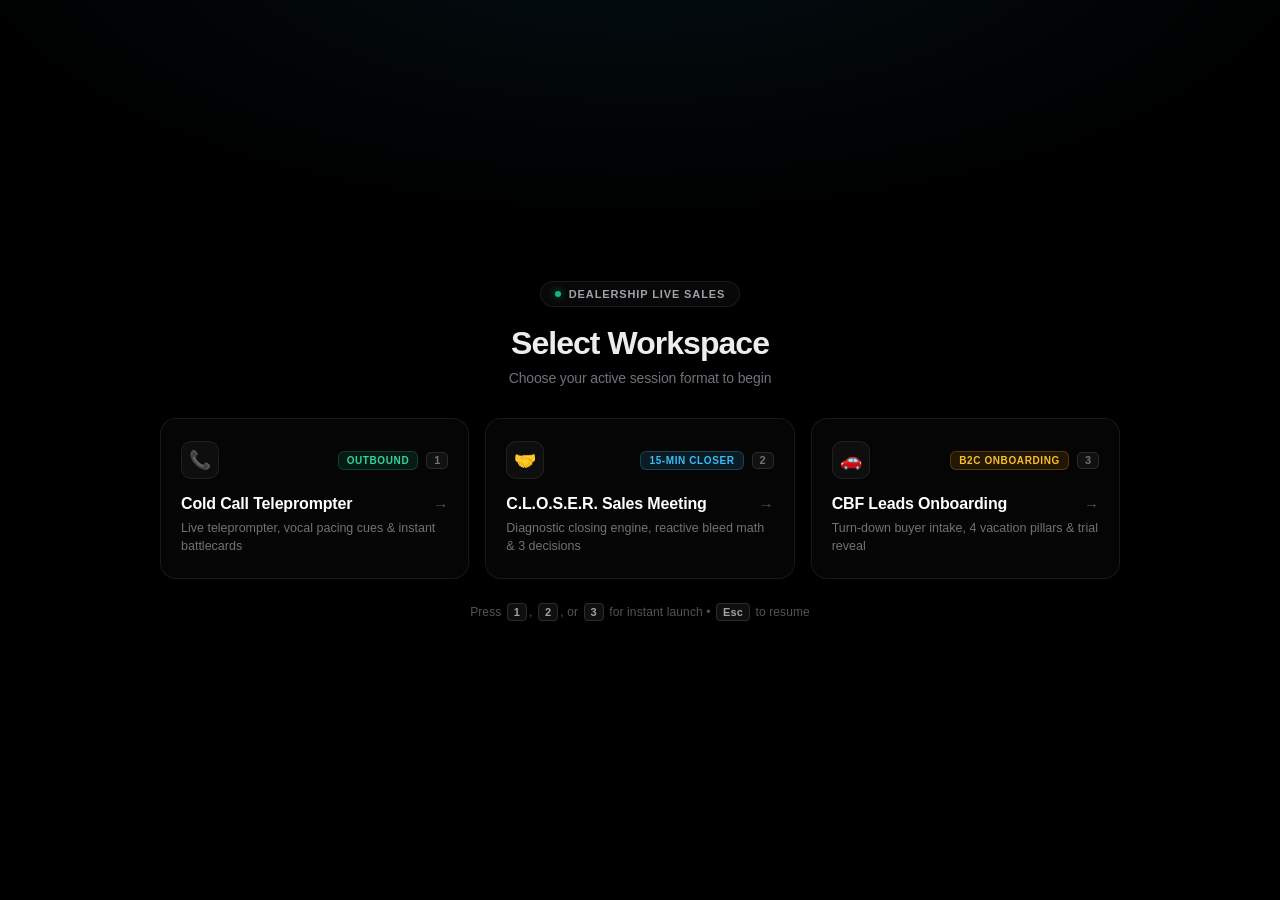
<file: index.html>
<!DOCTYPE html>
<html lang="en">
<head>
  <meta charset="UTF-8">
  <meta name="viewport" content="width=device-width, initial-scale=1.0">
  <title>Dealership Live Sales</title>
  <link rel="stylesheet" href="styles.css?v=6.2.2">
</head>
<body>

  <!-- PANIC EMERGENCY BLANK OVERLAY (PRESS 'B') -->
  <div id="panic-overlay" title="Emergency Blanking Mode Active. Press 'B' or 'Esc' to exit."></div>

  <!-- LAUNCH MODE SELECTION MODAL (AESTHETIC MINIMAL MODERN APP) -->
  <div id="mode-select-modal" class="mode-modal-overlay">
    <div class="mode-modal-card">
      <div class="mode-modal-badge">
        <span class="badge-pulse-dot"></span>
        <span>Dealership Live Sales</span>
      </div>
      <h1 class="mode-modal-title">Select Workspace</h1>
      <p class="mode-modal-subtitle">Choose your active session format to begin</p>
      <div class="mode-modal-options">
        <button class="btn-mode-card card-coldcall" id="modal-select-coldcall">
          <div class="mode-card-header">
            <div class="mode-card-icon">📞</div>
            <div class="mode-card-meta">
              <span class="mode-tag tag-coldcall">Outbound</span>
              <kbd class="mode-kbd">1</kbd>
            </div>
          </div>
          <div class="mode-card-body">
            <div class="mode-card-title-row">
              <span class="mode-card-title">Cold Call Teleprompter</span>
              <span class="card-arrow">→</span>
            </div>
            <p class="mode-card-desc">Live teleprompter, vocal pacing cues &amp; instant battlecards</p>
          </div>
        </button>
        <button class="btn-mode-card card-closer" id="modal-select-closer">
          <div class="mode-card-header">
            <div class="mode-card-icon">🤝</div>
            <div class="mode-card-meta">
              <span class="mode-tag tag-closer">15-Min Closer</span>
              <kbd class="mode-kbd">2</kbd>
            </div>
          </div>
          <div class="mode-card-body">
            <div class="mode-card-title-row">
              <span class="mode-card-title">C.L.O.S.E.R. Sales Meeting</span>
              <span class="card-arrow">→</span>
            </div>
            <p class="mode-card-desc">Diagnostic closing engine, reactive bleed math &amp; 3 decisions</p>
          </div>
        </button>
        <button class="btn-mode-card card-cbfleads" id="modal-select-cbfleads">
          <div class="mode-card-header">
            <div class="mode-card-icon">🚗</div>
            <div class="mode-card-meta">
              <span class="mode-tag tag-cbfleads">B2C Onboarding</span>
              <kbd class="mode-kbd">3</kbd>
            </div>
          </div>
          <div class="mode-card-body">
            <div class="mode-card-title-row">
              <span class="mode-card-title">CBF Leads Onboarding</span>
              <span class="card-arrow">→</span>
            </div>
            <p class="mode-card-desc">Turn-down buyer intake, 4 vacation pillars &amp; trial reveal</p>
          </div>
        </button>
      </div>
      <div class="mode-modal-footer">
        Press <kbd>1</kbd>, <kbd>2</kbd>, or <kbd>3</kbd> for instant launch &bull; <kbd>Esc</kbd> to resume
      </div>
    </div>
  </div>

  <!-- COLD CALL SUB-CHOICE MODAL (RITUAL VS TELEPROMPTER) -->
  <div id="modal-coldcall-subchoice" class="mode-modal-overlay" style="display: none;">
    <div class="mode-modal-card">
      <div class="mode-modal-badge">
        <span class="badge-pulse-dot"></span>
        <span>📞 Outbound Dealership Dials</span>
      </div>
      <h1 class="mode-modal-title">Cold Call Workspace</h1>
      <p class="mode-modal-subtitle">Prepare your mental state or jump straight to live dialing</p>
      <div class="mode-modal-options subchoice-options">
        <button class="btn-mode-card card-ritual" id="subchoice-select-ritual">
          <div class="mode-card-header">
            <div class="mode-card-icon">🧘</div>
            <div class="mode-card-meta">
              <span class="mode-tag tag-ritual">Pre-Flight</span>
              <kbd class="mode-kbd">R</kbd>
            </div>
          </div>
          <div class="mode-card-body">
            <div class="mode-card-title-row">
              <span class="mode-card-title">Pre-Flight Mental Ritual</span>
              <span class="card-arrow">→</span>
            </div>
            <p class="mode-card-desc">Somatic grounding, statistical bell curve &amp; W1 non-negotiables</p>
          </div>
        </button>
        <button class="btn-mode-card card-script" id="subchoice-select-script">
          <div class="mode-card-header">
            <div class="mode-card-icon">🎙️</div>
            <div class="mode-card-meta">
              <span class="mode-tag tag-coldcall">First Touch</span>
              <kbd class="mode-kbd">S</kbd>
            </div>
          </div>
          <div class="mode-card-body">
            <div class="mode-card-title-row">
              <span class="mode-card-title">Live Dial Teleprompter</span>
              <span class="card-arrow">→</span>
            </div>
            <p class="mode-card-desc">Direct to Stage 1 Switchboard, 3-beat pacing &amp; battlecards</p>
          </div>
        </button>
        <button class="btn-mode-card card-followup" id="subchoice-select-followup">
          <div class="mode-card-header">
            <div class="mode-card-icon">🔄</div>
            <div class="mode-card-meta">
              <span class="mode-tag tag-followup">Follow-Up</span>
              <kbd class="mode-kbd">F</kbd>
            </div>
          </div>
          <div class="mode-card-body">
            <div class="mode-card-title-row">
              <span class="mode-card-title">Follow-Up Dials</span>
              <span class="card-arrow">→</span>
            </div>
            <p class="mode-card-desc">Ghost recovery touchpoint, priority check &amp; funnel exit</p>
          </div>
        </button>
      </div>
      <div class="mode-modal-footer">
        Press <kbd>R</kbd> for Ritual &bull; <kbd>S</kbd> for Direct Script &bull; <kbd>F</kbd> for Follow-Up &bull; <kbd>Esc</kbd> to return
      </div>
    </div>
  </div>

  <!-- SCROLLABLE OBJECTION BATTLECARD SLOT (TOP RIGHT) -->
  <div id="fixed-objection-slot">
    <div class="obj-slot-header">
      <span class="obj-slot-title" id="obj-slot-title">Objection Triggered</span>
      <button class="obj-slot-close" id="obj-slot-close" title="Dismiss (Esc)">&times;</button>
    </div>
    <div class="obj-slot-summary" id="obj-slot-summary"></div>
    <div class="obj-slot-script" id="obj-slot-script"></div>
  </div>

  <div class="cockpit-container">

    <!-- LEFT SIDEBAR HUD -->
    <aside class="sidebar-hud">
      <div class="hud-header">
        <div class="brand-badge" id="brand-badge">Dealership Live Sales</div>
        <div class="font-controls">
          <button class="btn-ctrl btn-ritual-toggle coldcall-only-feature" id="btn-toggle-ritual" title="Pre-Flight Mental Ritual (R)">Ritual [R]</button>
          <button class="btn-ctrl" id="btn-font-down" title="Decrease Font Size">-</button>
          <button class="btn-ctrl" id="btn-font-up" title="Increase Font Size">+</button>
          <button class="btn-ctrl btn-edit-toggle" id="btn-toggle-edit" title="Edit Script Directly (E)">Edit [E]</button>

        </div>
      </div>

      <!-- SINGLE WORKSPACE BACK BUTTON -->
      <div class="workspace-bar">
        <button class="btn-workspace-back" id="btn-workspace-back" title="Switch workspace (Hotkey: M)">
          <span class="ws-back-arrow">&larr;</span>
          <span class="ws-info">
            <span class="ws-label">Workspace</span>
            <span class="ws-name" id="ws-current-name">CBF Leads</span>
          </span>
          <kbd class="ws-kbd">M</kbd>
        </button>
      </div>

      <!-- CBF SECTION TABS (CBF LEADS MODE ONLY) -->
      <div class="cbf-section-switcher cbfleads-only-feature" id="cbf-section-switcher" role="tablist">
        <button class="btn-cbf-section active" id="btn-cbf-sec-screening" title="Screening call (hotkey 1)">
          <span class="cbf-sec-title">Screening</span>
          <span class="cbf-sec-sub">Call 1</span>
        </button>
        <button class="btn-cbf-section" id="btn-cbf-sec-closer" title="Closer call (hotkey 2)">
          <span class="cbf-sec-title">Closer</span>
          <span class="cbf-sec-sub">C.L.O.S.E.R.</span>
        </button>
        <button class="btn-cbf-section" id="btn-cbf-sec-offramp" title="Polite exit (hotkey 3)">
          <span class="cbf-sec-title">Off-Ramp</span>
          <span class="cbf-sec-sub">60s exit</span>
        </button>
      </div>

      <!-- CBF PACING TIMER -->
      <div class="timer-card cbfleads-only-feature" id="cbf-timer-card">
        <div class="cbf-card-head">
          <span class="cbf-card-label">Call timer</span>
          <span class="timer-label" id="cbf-timer-phase-label">Phase 1: Diagnosis</span>
        </div>
        <div class="timer-digits" id="cbf-timer-display">15:00</div>
        <div class="cbf-timer-bar"><span id="cbf-timer-fill"></span></div>
        <div class="timer-actions">
          <button class="timer-btn" id="btn-cbf-timer-toggle">Start [Space]</button>
          <button class="timer-btn" id="btn-cbf-timer-reset">Reset [R+R]</button>
        </div>
      </div>

      <!-- CBF RISK TAX CALCULATOR (CLOSER ONLY) -->
      <div class="calc-card cbfleads-only-feature cbf-closer-tool" id="cbf-risktax-card">
        <div class="cbf-card-head">
          <span class="cbf-card-label">Risk tax</span>
          <span class="cbf-card-hint" id="cbf-calc-status">Live</span>
        </div>

        <div class="calc-group">
          <label class="calc-label" for="input-cbf-vehicle-price">Vehicle price (R)</label>
          <input type="number" id="input-cbf-vehicle-price" class="calc-input" value="200000" min="20000" step="10000">
        </div>

        <div class="cbf-calc-row">
          <div class="calc-group">
            <label class="calc-label" for="input-cbf-prime-rate">Prime %</label>
            <input type="number" id="input-cbf-prime-rate" class="calc-input" value="12.0" min="5" max="30" step="0.25">
          </div>
          <div class="calc-group">
            <label class="calc-label" for="input-cbf-subprime-rate">Subprime %</label>
            <input type="number" id="input-cbf-subprime-rate" class="calc-input" value="24.25" min="10" max="40" step="0.25">
          </div>
          <div class="calc-group">
            <label class="calc-label" for="input-cbf-months">Months</label>
            <input type="number" id="input-cbf-months" class="calc-input" value="72" min="12" max="84" step="6">
          </div>
        </div>

        <div class="cbf-result">
          <div class="cbf-result-label">Extra they pay every month</div>
          <div class="cbf-result-val" id="hud-cbf-monthly-tax">R 1,372 /mo</div>
          <div class="cbf-result-sub">
            <span>Per year <strong id="hud-cbf-annual-tax">R 16,464</strong></span>
            <span>Over loan <strong id="hud-cbf-total-tax">R 98,784</strong></span>
          </div>
        </div>
      </div>

      <!-- 15-MINUTE PACING TIMER (CLOSER MEETING MODE ONLY) -->
      <div class="timer-card closer-only-feature" id="timer-card">
        <div class="timer-digits" id="timer-display">15:00</div>
        <div class="timer-label" id="timer-phase-label">PHASE 1: DIAGNOSIS (0-5m)</div>
        <div class="timer-actions">
          <button class="timer-btn" id="btn-timer-toggle">Start [Space]</button>
          <button class="timer-btn" id="btn-timer-reset">Reset [R+R]</button>
        </div>
      </div>

      <!-- REACTIVE BLEED CALCULATOR (CLOSER MEETING MODE ONLY) -->
      <div class="calc-card closer-only-feature" id="calc-card">
        <div class="calc-title">
          <span>Live Bleed Math</span>
          <span id="calc-status" style="font-size: 10px; color: var(--color-green);">SYNCED</span>
        </div>

        <div class="calc-group">
          <label class="calc-label" for="input-apps">Monthly Submissions</label>
          <input type="number" id="input-apps" class="calc-input" value="50" min="1" step="5">
        </div>

        <div class="calc-group">
          <label class="calc-label" for="input-decline">Turn-Down Rate (%)</label>
          <input type="number" id="input-decline" class="calc-input" value="50" min="1" max="100" step="5">
        </div>

        <div class="calc-group">
          <label class="calc-label" for="input-margin">Avg Gross Margin (R)</label>
          <input type="number" id="input-margin" class="calc-input" value="20000" min="1000" step="1000">
        </div>

        <div class="calc-group">
          <label class="calc-label" for="input-recovered">Target Recovered Units</label>
          <input type="number" id="input-recovered" class="calc-input" value="5" min="1" max="50" step="1">
        </div>

        <div class="calc-bleed-summary">
          <div class="calc-bleed-text">MONTHLY FLOOR BLEED:</div>
          <div class="calc-bleed-val" id="hud-monthly-bleed">R 500 000</div>
        </div>
      </div>

      <!-- DYNAMIC OBJECTION BATTLECARDS CONTAINER -->
      <div class="objection-triggers" id="objection-triggers-container">
        <!-- Rendered dynamically by app.js based on active mode -->
      </div>

      <!-- F&I QUICK NOTES & EMAIL CAPTURE BOX -->
      <div class="fni-notes-box" id="fni-notes-container">
        <div class="fni-notes-header">
          <span class="fni-notes-label">📝 F&amp;I Notes &amp; Email</span>
          <div class="fni-notes-actions">
            <button class="btn-notes-tool" id="btn-copy-notes" title="Copy notes to clipboard">📋 Copy</button>
            <button class="btn-notes-tool" id="btn-clear-notes" title="Clear notes">✕ Clear</button>
          </div>
        </div>
        <textarea id="fni-notes-input" class="fni-notes-textarea" placeholder="Paste or type F&amp;I direct email, cell, notes..." spellcheck="false"></textarea>
        <div class="fni-notes-footer" id="fni-notes-status">Auto-saved to session</div>
      </div>
    </aside>

    <!-- MAIN TELEPROMPTER VIEWPORT -->
    <main class="teleprompter-viewport" id="teleprompter-viewport">
      <!-- FLOATING SIDEBAR EXPAND TAB (SHOWN WHEN SIDEBAR IS COLLAPSED) -->
      <button class="btn-expand-sidebar" id="btn-expand-sidebar" title="Open Sidebar (Hotkey: [)">▶ Sidebar</button>

      <!-- EDIT MODE FLOATING ACTION BAR -->
      <div id="edit-mode-banner">
        <div class="edit-banner-info">
          <span class="edit-banner-title">✏️ EDIT MODE</span>

          <!-- TEXT COLOR & HIGHLIGHT TOOLBAR -->
          <div class="edit-format-toolbar" id="edit-format-toolbar">
            <div class="format-group">
              <span class="format-label">Color:</span>
              <button class="btn-color-swatch" data-color="#34D399" title="Mint Green (#34D399)" style="background-color: #34D399;"></button>
              <button class="btn-color-swatch" data-color="#FBBF24" title="Warm Amber (#FBBF24)" style="background-color: #FBBF24;"></button>
              <button class="btn-color-swatch" data-color="#38BDF8" title="Electric Cyan (#38BDF8)" style="background-color: #38BDF8;"></button>
              <button class="btn-color-swatch" data-color="#F87171" title="Coral Red (#F87171)" style="background-color: #F87171;"></button>
              <button class="btn-color-swatch" data-color="#C084FC" title="Neon Violet (#C084FC)" style="background-color: #C084FC;"></button>
              <button class="btn-color-swatch" data-color="#FFFFFF" title="Pure White (#FFFFFF)" style="background-color: #FFFFFF;"></button>
              <label class="custom-color-picker" title="Pick Custom Color">
                <input type="color" id="text-color-custom" value="#38BDF8">
                <span>🎨</span>
              </label>
            </div>

            <div class="format-divider"></div>

            <div class="format-group">
              <span class="format-label">Highlight:</span>
              <button class="btn-hl-swatch" data-hl="rgba(245, 158, 11, 0.4)" title="Amber Glow" style="background-color: rgba(245, 158, 11, 0.4); border-color: #F59E0B;"></button>
              <button class="btn-hl-swatch" data-hl="rgba(16, 185, 129, 0.4)" title="Emerald Glow" style="background-color: rgba(16, 185, 129, 0.4); border-color: #10B981;"></button>
              <button class="btn-hl-swatch" data-hl="rgba(56, 189, 248, 0.4)" title="Cyan Glow" style="background-color: rgba(56, 189, 248, 0.4); border-color: #38BDF8;"></button>
              <button class="btn-hl-swatch" data-hl="rgba(168, 85, 247, 0.4)" title="Purple Glow" style="background-color: rgba(168, 85, 247, 0.4); border-color: #A855F7;"></button>
              <button class="btn-hl-swatch" data-hl="rgba(244, 63, 94, 0.4)" title="Rose Glow" style="background-color: rgba(244, 63, 94, 0.4); border-color: #F43F5E;"></button>
              <button class="btn-hl-clear" id="btn-clear-hl" title="Remove Highlight on Selection">🚫 Clear HL</button>
            </div>

            <div class="format-divider"></div>

            <button class="btn-format-clear" id="btn-clear-format" title="Reset color & highlight on selection">✕ Reset</button>
          </div>
        </div>
        <div class="edit-banner-actions">
          <button class="btn-edit-action btn-save-disk" id="btn-save-disk">💾 Save Directly to File</button>
          <button class="btn-edit-action" id="btn-gh-token" title="Update or clear saved GitHub PAT for live saving">🔑 Token</button>
          <button class="btn-edit-action" id="btn-reset-script">↺ Reset to Original</button>
          <button class="btn-edit-action" id="btn-done-edit">✔ Done</button>
        </div>
      </div>

      <div class="webcam-eye-line closer-only-feature">
        <span class="webcam-eye-label">Webcam Focal Line (Upper Third)</span>
      </div>
      <!-- COLD CALL SUB-NAVIGATION BAR (FIRST TOUCH vs FOLLOW-UP vs RITUAL) -->
      <div class="coldcall-subnav coldcall-only-feature" id="coldcall-subnav">
        <div class="subnav-pill-group">
          <button class="btn-subnav-pill active" id="subnav-firsttouch" title="First-Touch Cold Dials (Hotkey: S)">
            <span>First-Touch Dials</span>
            <kbd class="subnav-kbd">S</kbd>
          </button>
          <button class="btn-subnav-pill" id="subnav-followup" title="Follow-Up &amp; Ghost Recovery (Hotkey: F)">
            <span>Follow-Up Dials</span>
            <kbd class="subnav-kbd">F</kbd>
          </button>
          <button class="btn-subnav-pill" id="subnav-ritual" title="Pre-Flight Mental Ritual (Hotkey: R)">
            <span>Pre-Flight Ritual</span>
            <kbd class="subnav-kbd">R</kbd>
          </button>
        </div>
      </div>
      <!-- CBF BEAT STEPPER (rendered by app.js) -->
      <div class="app-stepper" id="app-stepper"></div>
      <!-- hidden legacy pills kept so section hotkeys/JS bindings stay intact -->
      <div class="cbf-subnav" id="cbf-subnav" style="display:none">
        <button id="subnav-cbf-closer"></button><button id="subnav-cbf-screening"></button><button id="subnav-cbf-offramp"></button>
      </div>
      <!-- PRE-FLIGHT MENTAL RITUAL VIEW (TRADING PSYCHOLOGY PREP) -->
      <div class="precall-ritual-view" id="precall-ritual-view" style="display: none;"></div>
      <div class="script-stage" id="script-stage">
        <!-- Rendered dynamically by app.js -->
      </div>
    </main>

  </div>

  <script src="script_data.js?v=6.2.4"></script>
  <script src="app.js?v=6.2.3"></script>
</body>
</html>
</file>
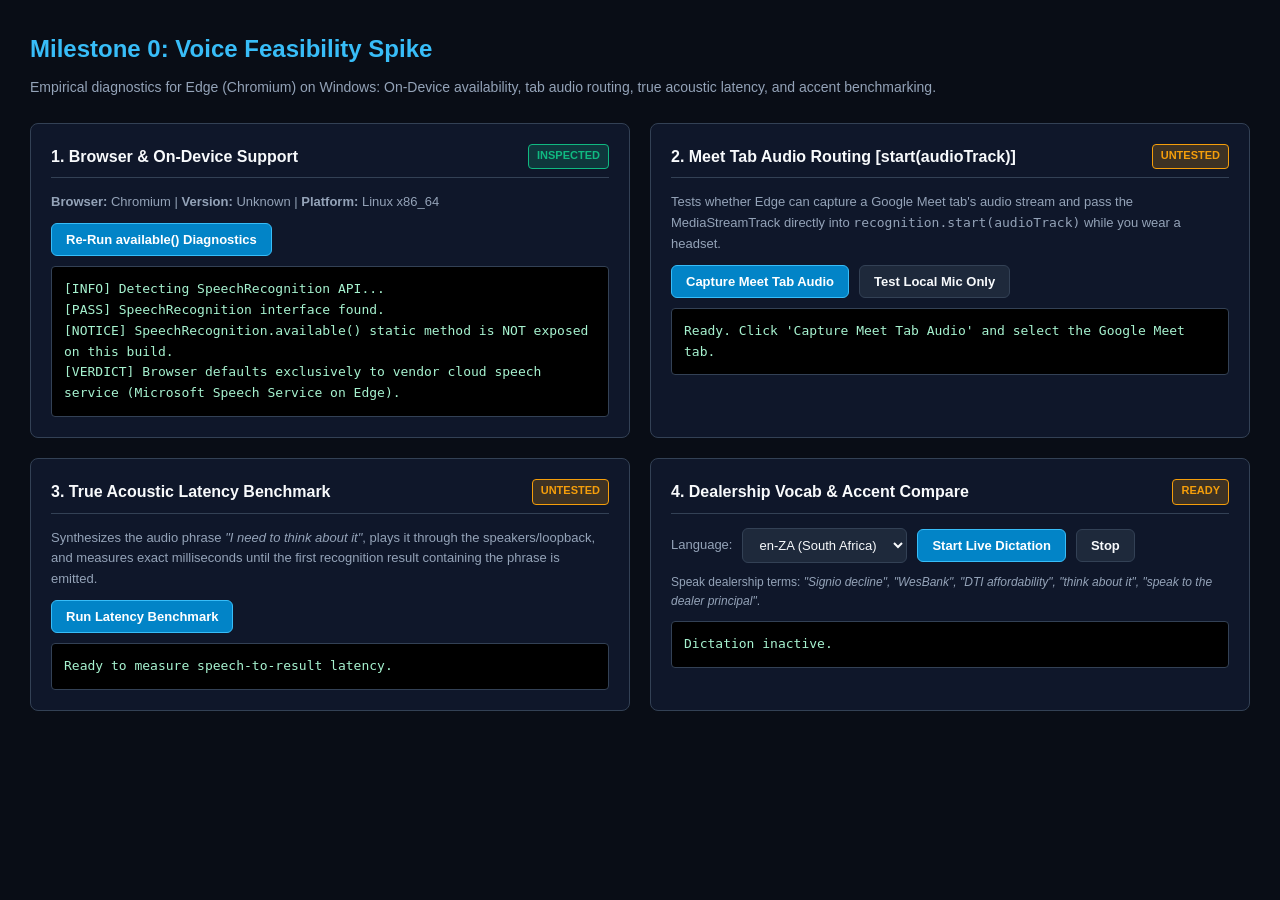
<file: voice-spike.html>
<!DOCTYPE html>
<html lang="en">
<head>
  <meta charset="UTF-8">
  <meta name="viewport" content="width=device-width, initial-scale=1.0">
  <title>Milestone 0: Voice Feasibility Spike (Edge Chromium)</title>
  <style>
    :root {
      --bg: #090D16;
      --card: #0F172A;
      --border: #334155;
      --text: #F8FAFC;
      --text-muted: #94A3B8;
      --accent: #38BDF8;
      --green: #10B981;
      --red: #EF4444;
      --amber: #F59E0B;
    }
    * { box-sizing: border-box; margin: 0; padding: 0; }
    body {
      background: var(--bg);
      color: var(--text);
      font-family: -apple-system, BlinkMacSystemFont, "Segoe UI", Roboto, sans-serif;
      padding: 30px;
      line-height: 1.6;
    }
    h1 { font-size: 24px; color: var(--accent); margin-bottom: 8px; }
    p.subtitle { color: var(--text-muted); font-size: 14px; margin-bottom: 24px; }
    .grid { display: grid; grid-template-columns: repeat(auto-fit, minmax(420px, 1fr)); gap: 20px; }
    .card {
      background: var(--card);
      border: 1px solid var(--border);
      border-radius: 8px;
      padding: 20px;
    }
    .card-title {
      font-size: 16px;
      font-weight: 700;
      color: var(--text);
      border-bottom: 1px solid var(--border);
      padding-bottom: 8px;
      margin-bottom: 14px;
      display: flex;
      justify-content: space-between;
    }
    .badge {
      font-size: 11px;
      font-weight: 700;
      padding: 2px 8px;
      border-radius: 4px;
      text-transform: uppercase;
    }
    .badge-pass { background: rgba(16, 185, 129, 0.2); color: var(--green); border: 1px solid var(--green); }
    .badge-fail { background: rgba(239, 68, 68, 0.2); color: var(--red); border: 1px solid var(--red); }
    .badge-pending { background: rgba(245, 158, 11, 0.2); color: var(--amber); border: 1px solid var(--amber); }

    .log-box {
      background: #000000;
      border: 1px solid var(--border);
      border-radius: 4px;
      padding: 12px;
      font-family: Consolas, monospace;
      font-size: 13px;
      color: #A7F3D0;
      max-height: 180px;
      overflow-y: auto;
      white-space: pre-wrap;
      margin-top: 10px;
    }
    button {
      background: #1E293B;
      border: 1px solid var(--border);
      color: var(--text);
      padding: 8px 14px;
      border-radius: 6px;
      font-weight: 600;
      cursor: pointer;
      font-size: 13px;
      transition: background 0.15s, border-color 0.15s;
    }
    button:hover { background: #334155; border-color: var(--accent); }
    button.btn-primary { background: #0284C7; border-color: #38BDF8; color: #FFFFFF; }
    button.btn-primary:hover { background: #0369A1; }
    .flex-row { display: flex; gap: 10px; align-items: center; margin-bottom: 10px; flex-wrap: wrap; }
    select {
      background: #1E293B;
      border: 1px solid var(--border);
      color: var(--text);
      padding: 8px 12px;
      border-radius: 6px;
      font-size: 13px;
    }
  </style>
</head>
<body>

  <h1>Milestone 0: Voice Feasibility Spike</h1>
  <p class="subtitle">Empirical diagnostics for Edge (Chromium) on Windows: On-Device availability, tab audio routing, true acoustic latency, and accent benchmarking.</p>

  <div class="grid">
    
    <!-- CHECK 1: ENVIRONMENT & ON-DEVICE CAPABILITY -->
    <div class="card">
      <div class="card-title">
        <span>1. Browser & On-Device Support</span>
        <span class="badge badge-pending" id="badge-check1">Running...</span>
      </div>
      <div id="env-details" style="font-size: 13px; color: var(--text-muted); margin-bottom: 10px;"></div>
      <div class="flex-row">
        <button id="btn-run-check1" class="btn-primary">Re-Run available() Diagnostics</button>
      </div>
      <div class="log-box" id="log-check1"></div>
    </div>

    <!-- CHECK 2: AUDIO ROUTING (GETDISPLAYMEDIA VS MIC) -->
    <div class="card">
      <div class="card-title">
        <span>2. Meet Tab Audio Routing [start(audioTrack)]</span>
        <span class="badge badge-pending" id="badge-check2">Untested</span>
      </div>
      <p style="font-size: 13px; color: var(--text-muted); margin-bottom: 10px;">
        Tests whether Edge can capture a Google Meet tab's audio stream and pass the MediaStreamTrack directly into <code>recognition.start(audioTrack)</code> while you wear a headset.
      </p>
      <div class="flex-row">
        <button id="btn-test-tab-audio" class="btn-primary">Capture Meet Tab Audio</button>
        <button id="btn-test-mic">Test Local Mic Only</button>
      </div>
      <div class="log-box" id="log-check2">Ready. Click 'Capture Meet Tab Audio' and select the Google Meet tab.</div>
    </div>

    <!-- CHECK 3: TRUE ACOUSTIC SPEECH-TO-RESULT LATENCY -->
    <div class="card">
      <div class="card-title">
        <span>3. True Acoustic Latency Benchmark</span>
        <span class="badge badge-pending" id="badge-check3">Untested</span>
      </div>
      <p style="font-size: 13px; color: var(--text-muted); margin-bottom: 10px;">
        Synthesizes the audio phrase <em>"I need to think about it"</em>, plays it through the speakers/loopback, and measures exact milliseconds until the first recognition result containing the phrase is emitted.
      </p>
      <div class="flex-row">
        <button id="btn-run-latency" class="btn-primary">Run Latency Benchmark</button>
      </div>
      <div class="log-box" id="log-check3">Ready to measure speech-to-result latency.</div>
    </div>

    <!-- CHECK 4: ACCENT & VOCABULARY BENCHMARK -->
    <div class="card">
      <div class="card-title">
        <span>4. Dealership Vocab & Accent Compare</span>
        <span class="badge badge-pending" id="badge-check4">Ready</span>
      </div>
      <div class="flex-row">
        <label for="select-lang" style="font-size: 13px; color: var(--text-muted);">Language:</label>
        <select id="select-lang">
          <option value="en-ZA" selected>en-ZA (South Africa)</option>
          <option value="en-GB">en-GB (UK)</option>
          <option value="en-US">en-US (US)</option>
        </select>
        <button id="btn-start-listen" class="btn-primary">Start Live Dictation</button>
        <button id="btn-stop-listen">Stop</button>
      </div>
      <p style="font-size: 12px; color: var(--text-muted);">
        Speak dealership terms: <em>"Signio decline", "WesBank", "DTI affordability", "think about it", "speak to the dealer principal"</em>.
      </p>
      <div class="log-box" id="log-check4">Dictation inactive.</div>
    </div>

  </div>

  <script>
    const SpeechRecognition = window.SpeechRecognition || window.webkitSpeechRecognition;

    // -------------------------------------------------------------
    // CHECK 1: BROWSER & ON-DEVICE CAPABILITY
    // -------------------------------------------------------------
    async function runCheck1() {
      const log = document.getElementById('log-check1');
      const badge = document.getElementById('badge-check1');
      const envDetails = document.getElementById('env-details');
      log.textContent = '';

      const ua = navigator.userAgent;
      const isEdge = ua.includes('Edg/');
      const edgeVersionMatch = ua.match(/Edg\/([\d.]+)/);
      const edgeVersion = edgeVersionMatch ? edgeVersionMatch[1] : 'Unknown';

      envDetails.innerHTML = `<strong>Browser:</strong> ${isEdge ? 'Microsoft Edge' : 'Chromium'} | <strong>Version:</strong> ${edgeVersion} | <strong>Platform:</strong> ${navigator.platform}`;

      log.textContent += `[INFO] Detecting SpeechRecognition API...\n`;
      if (!SpeechRecognition) {
        log.textContent += `[FAIL] SpeechRecognition / webkitSpeechRecognition NOT supported in this browser.\n`;
        badge.className = 'badge badge-fail';
        badge.textContent = 'API Missing';
        return;
      }
      log.textContent += `[PASS] SpeechRecognition interface found.\n`;

      // Check for on-device available() method
      if (typeof SpeechRecognition.available === 'function') {
        log.textContent += `[INFO] SpeechRecognition.available() is supported.\n`;
        try {
          const resZA = await SpeechRecognition.available({ langs: ['en-ZA'], processLocally: true });
          log.textContent += `[RESULT] available({ langs: ['en-ZA'], processLocally: true }) => "${resZA}"\n`;
        } catch (e) {
          log.textContent += `[RESULT] available(en-ZA, processLocally: true) rejected => ${e.name}: ${e.message}\n`;
        }

        try {
          const resUS = await SpeechRecognition.available({ langs: ['en-US'], processLocally: true });
          log.textContent += `[RESULT] available({ langs: ['en-US'], processLocally: true }) => "${resUS}"\n`;
        } catch (e) {
          log.textContent += `[RESULT] available(en-US, processLocally: true) rejected => ${e.name}: ${e.message}\n`;
        }
      } else {
        log.textContent += `[NOTICE] SpeechRecognition.available() static method is NOT exposed on this build.\n`;
        log.textContent += `[VERDICT] Browser defaults exclusively to vendor cloud speech service (Microsoft Speech Service on Edge).\n`;
      }

      badge.className = 'badge badge-pass';
      badge.textContent = 'Inspected';
    }

    document.getElementById('btn-run-check1').addEventListener('click', runCheck1);
    runCheck1();

    // -------------------------------------------------------------
    // CHECK 2: TAB AUDIO ROUTING
    // -------------------------------------------------------------
    let tabStream = null;
    document.getElementById('btn-test-tab-audio').addEventListener('click', async () => {
      const log = document.getElementById('log-check2');
      const badge = document.getElementById('badge-check2');
      log.textContent = `[INFO] Requesting getDisplayMedia with audio: true...\n`;

      try {
        tabStream = await navigator.mediaDevices.getDisplayMedia({
          video: true,
          audio: true
        });

        const audioTracks = tabStream.getAudioTracks();
        if (audioTracks.length === 0) {
          log.textContent += `[FAIL] No audio track selected! Ensure 'Share tab audio' checkbox is checked in the browser picker.\n`;
          badge.className = 'badge badge-fail';
          badge.textContent = 'No Audio Track';
          return;
        }

        const audioTrack = audioTracks[0];
        log.textContent += `[PASS] Captured Audio Track: label="${audioTrack.label}", id="${audioTrack.id}"\n`;

        // Attempt to pass audioTrack into SpeechRecognition.start(audioTrack)
        const rec = new SpeechRecognition();
        rec.continuous = false;
        rec.interimResults = true;

        log.textContent += `[INFO] Calling recognition.start(audioTrack)...\n`;
        try {
          rec.start(audioTrack);
          log.textContent += `[SUCCESS] recognition.start(audioTrack) accepted without throwing! Edge supports MediaStreamTrack input.\n`;
          badge.className = 'badge badge-pass';
          badge.textContent = 'Track Supported';
        } catch (err) {
          log.textContent += `[NOTICE] recognition.start(audioTrack) threw: ${err.name} - ${err.message}\n`;
          log.textContent += `[VERDICT] start(audioTrack) is not supported in this Edge version. Tab audio requires virtual loopback or acoustic mic.\n`;
          badge.className = 'badge badge-fail';
          badge.textContent = 'Track Incompatible';
        }

      } catch (err) {
        log.textContent += `[ERROR] getDisplayMedia error: ${err.name} - ${err.message}\n`;
      }
    });

    document.getElementById('btn-test-mic').addEventListener('click', async () => {
      const log = document.getElementById('log-check2');
      log.textContent = `[INFO] Testing default microphone access...\n`;
      try {
        const stream = await navigator.mediaDevices.getUserMedia({ audio: true });
        log.textContent += `[PASS] Default mic stream active: ${stream.getAudioTracks()[0].label}\n`;
      } catch (err) {
        log.textContent += `[FAIL] Mic access failed: ${err.message}\n`;
      }
    });

    // -------------------------------------------------------------
    // CHECK 3: TRUE ACOUSTIC SPEECH-TO-RESULT LATENCY
    // -------------------------------------------------------------
    document.getElementById('btn-run-latency').addEventListener('click', () => {
      const log = document.getElementById('log-check3');
      const badge = document.getElementById('badge-check3');
      log.textContent = `[INFO] Initializing SpeechSynthesis playback & SpeechRecognition listener...\n`;

      if (!('speechSynthesis' in window)) {
        log.textContent += `[ERROR] SpeechSynthesis not supported in this browser.\n`;
        return;
      }

      const rec = new SpeechRecognition();
      rec.continuous = true;
      rec.interimResults = true;
      rec.lang = 'en-US';

      const phrase = "I need to think about it";
      let startTime = null;
      let benchmarkCompleted = false;

      rec.onresult = (event) => {
        const now = performance.now();
        for (let i = event.resultIndex; i < event.results.length; i++) {
          const transcript = event.results[i][0].transcript.toLowerCase();
          log.textContent += `[HEARD] "${transcript}"\n`;

          if (!benchmarkCompleted && transcript.includes("think about it")) {
            benchmarkCompleted = true;
            const latencyMs = Math.round(now - startTime);
            log.textContent += `\n[BENCHMARK] TRUE SPEECH-TO-RESULT LATENCY: ${latencyMs} ms\n`;
            badge.className = 'badge badge-pass';
            badge.textContent = `${latencyMs}ms`;
            rec.stop();
          }
        }
      };

      rec.onerror = (e) => {
        log.textContent += `[REC ERROR] ${e.error}\n`;
      };

      rec.start();
      log.textContent += `[INFO] Recognizer started. Speaking: "${phrase}"...\n`;

      setTimeout(() => {
        const utter = new SpeechSynthesisUtterance(phrase);
        utter.rate = 1.0;
        utter.onstart = () => {
          startTime = performance.now();
          log.textContent += `[PLAYBACK START] Audio output began at t=0\n`;
        };
        window.speechSynthesis.speak(utter);
      }, 500);
    });

    // -------------------------------------------------------------
    // CHECK 4: ACCENT & VOCABULARY BENCHMARK
    // -------------------------------------------------------------
    let liveRec = null;
    const btnStartListen = document.getElementById('btn-start-listen');
    const btnStopListen = document.getElementById('btn-stop-listen');
    const selectLang = document.getElementById('select-lang');
    const logCheck4 = document.getElementById('log-check4');

    btnStartListen.addEventListener('click', () => {
      if (liveRec) liveRec.stop();

      liveRec = new SpeechRecognition();
      liveRec.continuous = true;
      liveRec.interimResults = true;
      liveRec.lang = selectLang.value;

      logCheck4.textContent = `[LISTENING] Mode: ${selectLang.value}. Speak dealership terms...\n`;

      liveRec.onresult = (event) => {
        for (let i = event.resultIndex; i < event.results.length; i++) {
          const res = event.results[i];
          const text = res[0].transcript;
          const conf = Math.round(res[0].confidence * 100);
          logCheck4.textContent += `[${res.isFinal ? 'FINAL' : 'INTERIM'}] (${conf}%) "${text}"\n`;
          logCheck4.scrollTop = logCheck4.scrollHeight;
        }
      };

      liveRec.onerror = (e) => {
        logCheck4.textContent += `[ERROR] ${e.error}\n`;
      };

      liveRec.onend = () => {
        logCheck4.textContent += `[STOPPED] Recognition ended.\n`;
      };

      liveRec.start();
    });

    btnStopListen.addEventListener('click', () => {
      if (liveRec) liveRec.stop();
    });

  </script>
</body>
</html>
</file>
<file: styles.css>
/* ==========================================================================
   DEALERSHIP LIVE SALES COCKPIT (EDGE CHROMIUM) - HIGH-CONTRAST SOLID THEME
   Strict Minimalism: No glassmorphism, zero blur filters, solid dark surfaces.
   Webcam Focal Line: Upper-third layout, 28px base rep speech, 16px #C084FC cues.
   ========================================================================== */

:root {
  --bg-main: #090D16;
  --bg-sidebar: #0F172A;
  --bg-card: #1E293B;
  --bg-card-active: #1E293B;
  --border-subtle: #334155;
  --border-accent: #3B82F6;
  
  --text-primary: #FFFFFF;
  --text-muted: #94A3B8;
  --text-cue: #C084FC;         /* Light purple, >7:1 contrast ratio */
  --text-prospect: #FBBF24;    /* Warm amber gold */
  --text-accent: #38BDF8;      /* Electric cyan for numbers/tokens */
  
  --color-green: #10B981;
  --color-amber: #F59E0B;
  --color-red: #EF4444;

  --font-base: 18px;
}

* {
  box-sizing: border-box;
  margin: 0;
  padding: 0;
}

body {
  background-color: var(--bg-main);
  color: var(--text-primary);
  font-family: -apple-system, BlinkMacSystemFont, "Segoe UI", Roboto, Helvetica, Arial, sans-serif;
  height: 100vh;
  overflow: hidden;
  user-select: none;
}

/* ==========================================================================
   PANIC SCREEN OVERLAY (HOTKEY 'B')
   ========================================================================== */
#panic-overlay {
  position: fixed;
  inset: 0;
  background-color: #000000;
  z-index: 999999;
  display: none;
  cursor: pointer;
}
#panic-overlay.active {
  display: block;
}

/* ==========================================================================
   APP LAYOUT: SIDEBAR HUD + UPPER-THIRD WEBCAM STAGE
   ========================================================================== */
.cockpit-container {
  display: grid;
  grid-template-columns: 360px 1fr;
  height: 100vh;
  width: 100vw;
}

/* ==========================================================================
   SIDEBAR HUD (LEFT PINNED)
   ========================================================================== */
.sidebar-hud {
  background-color: var(--bg-sidebar);
  border-right: 2px solid var(--border-subtle);
  display: flex;
  flex-direction: column;
  padding: 20px;
  gap: 16px;
  overflow-y: auto;
  user-select: text;
}

.hud-header {
  display: flex;
  justify-content: space-between;
  align-items: center;
  border-bottom: 1px solid var(--border-subtle);
  padding-bottom: 12px;
}

.brand-badge {
  font-size: 14px;
  font-weight: 700;
  letter-spacing: 1px;
  color: var(--text-accent);
  text-transform: uppercase;
}

.font-controls {
  display: flex;
  gap: 6px;
}

.btn-ctrl {
  background: var(--bg-card);
  border: 1px solid var(--border-subtle);
  color: var(--text-primary);
  font-size: 13px;
  padding: 4px 8px;
  border-radius: 4px;
  cursor: pointer;
  font-weight: 600;
}
.btn-ctrl:hover {
  border-color: var(--text-accent);
}

/* 15-MINUTE PACING TIMER */
.timer-card {
  background: var(--bg-main);
  border: 2px solid var(--border-subtle);
  border-radius: 8px;
  padding: 16px;
  text-align: center;
}

.timer-digits {
  font-size: 42px;
  font-weight: 800;
  font-variant-numeric: tabular-nums;
  letter-spacing: 1px;
  color: var(--color-green);
  margin-bottom: 4px;
}
.timer-digits.phase-2 { color: var(--color-amber); }
.timer-digits.phase-3 { color: var(--color-red); }
.timer-digits.overtime {
  color: var(--color-red);
  animation: pulse-red 1s infinite;
}

@keyframes pulse-red {
  0%, 100% { opacity: 1; }
  50% { opacity: 0.4; }
}

.timer-label {
  font-size: 13px;
  font-weight: 600;
  text-transform: uppercase;
  letter-spacing: 0.5px;
  color: var(--text-muted);
}

.timer-actions {
  display: flex;
  gap: 8px;
  margin-top: 10px;
}

.timer-btn {
  flex: 1;
  background: var(--bg-card);
  border: 1px solid var(--border-subtle);
  color: var(--text-primary);
  padding: 6px;
  border-radius: 4px;
  font-weight: 600;
  font-size: 12px;
  cursor: pointer;
}
.timer-btn.active {
  background: var(--border-accent);
}

/* REACTIVE BLEED CALCULATOR */
.calc-card {
  background: var(--bg-card);
  border: 1px solid var(--border-subtle);
  border-radius: 8px;
  padding: 14px;
  display: flex;
  flex-direction: column;
  gap: 10px;
}

.calc-title {
  font-size: 13px;
  font-weight: 700;
  text-transform: uppercase;
  color: var(--text-accent);
  letter-spacing: 0.5px;
  display: flex;
  justify-content: space-between;
}

.calc-group {
  display: flex;
  flex-direction: column;
  gap: 4px;
}

.calc-label {
  font-size: 12px;
  color: var(--text-muted);
  display: flex;
  justify-content: space-between;
}

.calc-input {
  background: var(--bg-main);
  border: 1px solid var(--border-subtle);
  color: var(--text-primary);
  font-size: 16px;
  font-weight: 700;
  padding: 6px 10px;
  border-radius: 4px;
  font-variant-numeric: tabular-nums;
  outline: none;
}
.calc-input:focus {
  border-color: var(--text-accent);
}

.calc-bleed-summary {
  background: var(--bg-main);
  border-left: 3px solid var(--color-red);
  padding: 8px 10px;
  border-radius: 0 4px 4px 0;
  margin-top: 4px;
}
.calc-bleed-text {
  font-size: 12px;
  color: var(--text-muted);
}
.calc-bleed-val {
  font-size: 20px;
  font-weight: 800;
  color: var(--color-red);
  font-variant-numeric: tabular-nums;
}

/* OBJECTION HUD BUTTONS */
.objection-triggers {
  display: flex;
  flex-direction: column;
  gap: 6px;
}

.obj-btn {
  background: var(--bg-card);
  border: 1px solid var(--border-subtle);
  color: var(--text-primary);
  text-align: left;
  padding: 8px 10px;
  border-radius: 6px;
  font-size: 13px;
  font-weight: 600;
  cursor: pointer;
  display: flex;
  align-items: center;
  justify-content: space-between;
  transition: border-color 0.15s, background-color 0.15s;
}
.obj-btn:hover {
  background: #253347;
  border-color: var(--text-accent);
}
.obj-btn.active-obj {
  border-color: var(--color-amber);
  background: rgba(245, 158, 11, 0.15);
}

.obj-btn-title {
  flex: 1;
  overflow: hidden;
  text-overflow: ellipsis;
  white-space: nowrap;
  margin-right: 6px;
}

.obj-btn-actions {
  display: flex;
  align-items: center;
  gap: 4px;
  flex-shrink: 0;
}

.obj-reorder-btn {
  background: rgba(255, 255, 255, 0.05);
  border: 1px solid var(--border-subtle);
  color: var(--text-muted);
  cursor: pointer;
  padding: 2px 5px;
  border-radius: 3px;
  font-size: 9px;
  line-height: 1;
  transition: all 0.15s;
}

.obj-reorder-btn:hover:not(:disabled) {
  color: var(--color-amber);
  background: rgba(245, 158, 11, 0.15);
  border-color: var(--color-amber);
}

.obj-reorder-btn:disabled {
  opacity: 0.2;
  cursor: not-allowed;
  pointer-events: none;
}

.hotkey-badge {
  background: #090D16;
  border: 1px solid var(--border-subtle);
  color: var(--text-accent);
  padding: 2px 6px;
  border-radius: 4px;
  font-size: 11px;
  font-weight: 700;
}

/* HOTKEY CHEATSHEET */
.cheatsheet {
  margin-top: auto;
  font-size: 11px;
  color: var(--text-muted);
  border-top: 1px solid var(--border-subtle);
  padding-top: 12px;
  line-height: 1.6;
}
.cheatsheet kbd {
  background: var(--bg-card);
  padding: 1px 5px;
  border-radius: 3px;
  color: var(--text-primary);
  font-weight: 700;
}

/* ==========================================================================
   TELEPROMPTER VIEWPORT & WEBCAM FOCAL LINE
   ========================================================================== */
.teleprompter-viewport {
  position: relative;
  height: 100vh;
  overflow-y: scroll;
  scroll-behavior: smooth;
  padding: 0 40px;
}

/* Upper-third focal marker (subtle visual indicator for eye level) */
.webcam-eye-line {
  position: fixed;
  top: 25%;
  left: 360px;
  right: 0;
  height: 2px;
  background: rgba(59, 130, 246, 0.15);
  pointer-events: none;
  z-index: 50;
}
.webcam-eye-label {
  position: absolute;
  right: 20px;
  top: -18px;
  font-size: 11px;
  color: rgba(59, 130, 246, 0.5);
  font-weight: 600;
  text-transform: uppercase;
  letter-spacing: 0.5px;
}

/* Teleprompter stage padding so first block lands on the eye line */
.script-stage {
  padding-top: 25vh;
  padding-bottom: 60vh;
  display: flex;
  flex-direction: column;
  gap: 40px;
}

/* SCRIPT BLOCKS */
.script-block {
  background: var(--bg-card);
  border: 2px solid var(--border-subtle);
  border-radius: 12px;
  padding: 28px 32px;
  transition: opacity 0.25s, border-color 0.25s;
  opacity: 0.25; /* Dimmed inactive blocks */
  cursor: pointer;
}

.script-block.active-block {
  opacity: 1.0;
  border-color: var(--border-accent);
  box-shadow: 0 0 20px rgba(59, 130, 246, 0.2);
}

.block-header {
  display: flex;
  justify-content: space-between;
  align-items: center;
  margin-bottom: 16px;
  border-bottom: 1px solid var(--border-subtle);
  padding-bottom: 10px;
}

.block-phase-badge {
  font-size: 13px;
  font-weight: 800;
  letter-spacing: 0.5px;
  text-transform: uppercase;
  color: var(--text-accent);
}

.block-section-title {
  font-size: 14px;
  font-weight: 600;
  color: var(--text-muted);
}

/* REP SPOKEN COPY - STANDOUT HIGH CONTRAST */
.block-text {
  font-size: var(--font-base);
  font-weight: 600;
  line-height: 1.6;
  color: #38BDF8; /* Electric Sky Cyan - high contrast standout */
  white-space: pre-line;
  margin-bottom: 20px;
}

.script-block.active-block .block-text {
  color: #7DD3FC; /* Radiant high-luminance Cyan */
  text-shadow: 0 0 16px rgba(56, 189, 248, 0.2);
}

body.mode-coldcall .block-text {
  color: #34D399; /* Radiant Electric Mint for Cold Call */
}

body.mode-coldcall .script-block.active-block .block-text {
  color: #6EE7B7; /* Vivid Luminous Mint */
  text-shadow: 0 0 16px rgba(16, 185, 129, 0.25);
}

/* DYNAMIC TOKENS */
.token {
  color: var(--text-accent);
  font-weight: 800;
  font-variant-numeric: tabular-nums;
  border-bottom: 1px dashed var(--text-accent);
  padding: 0 2px;
}

/* PROSPECT EXPECTED RESPONSE CUE */
.cue-container {
  background: rgba(251, 191, 36, 0.1);
  border: 1px solid rgba(251, 191, 36, 0.3);
  border-radius: 8px;
  padding: 12px 16px;
  margin-bottom: 12px;
}
.cue-text {
  color: var(--text-prospect);
  font-size: 18px;
  font-weight: 600;
}

/* STAGE NOTE / BODY LANGUAGE */
.stage-note {
  color: var(--text-cue);
  font-size: 16px;
  font-weight: 500;
  font-style: italic;
  display: flex;
  align-items: center;
  gap: 8px;
}

/* ==========================================================================
   SCROLLABLE OBJECTION BATTLECARD SLOT (TOP RIGHT)
   ========================================================================== */
#fixed-objection-slot {
  position: fixed;
  top: 24px;
  right: 24px;
  width: 480px;
  max-height: calc(100vh - 48px);
  background: #111827;
  border: 2px solid var(--color-amber);
  border-radius: 12px;
  padding: 0 24px 24px 24px;
  box-shadow: 0 10px 30px rgba(0, 0, 0, 0.8);
  z-index: 9999;
  display: none;
  overflow-y: auto;
  overflow-x: hidden;
  overscroll-behavior: contain;
  scrollbar-width: thin;
  scrollbar-color: rgba(245, 158, 11, 0.45) rgba(17, 24, 39, 0.8);
  animation: slide-in 0.2s ease-out;
}
#fixed-objection-slot.visible {
  display: block;
}

/* Custom sleek scrollbar for objection card */
#fixed-objection-slot::-webkit-scrollbar {
  width: 6px;
}
#fixed-objection-slot::-webkit-scrollbar-track {
  background: rgba(17, 24, 39, 0.8);
  border-radius: 4px;
}
#fixed-objection-slot::-webkit-scrollbar-thumb {
  background: rgba(245, 158, 11, 0.45);
  border-radius: 4px;
}
#fixed-objection-slot::-webkit-scrollbar-thumb:hover {
  background: var(--color-amber);
}

@keyframes slide-in {
  from { opacity: 0; transform: translateY(-10px); }
  to { opacity: 1; transform: translateY(0); }
}

.obj-slot-header {
  position: sticky;
  top: 0;
  background: #111827;
  z-index: 10;
  display: flex;
  justify-content: space-between;
  align-items: center;
  border-bottom: 1px solid var(--border-subtle);
  padding-top: 18px;
  padding-bottom: 8px;
  margin-bottom: 12px;
  border-top-left-radius: 10px;
  border-top-right-radius: 10px;
}
.obj-slot-title {
  color: var(--color-amber);
  font-size: 16px;
  font-weight: 800;
  text-transform: uppercase;
}
.obj-slot-close {
  background: transparent;
  border: none;
  color: var(--text-muted);
  font-size: 18px;
  cursor: pointer;
  font-weight: bold;
}
.obj-slot-close:hover {
  color: #FFFFFF;
}
.obj-slot-summary {
  font-size: 14px;
  color: var(--text-accent);
  font-weight: 700;
  margin-bottom: 10px;
  word-break: break-word;
  overflow-wrap: break-word;
}
.obj-slot-script {
  font-size: 20px;
  line-height: 1.5;
  color: #FFFFFF;
  white-space: pre-line;
  word-break: break-word;
  overflow-wrap: break-word;
}

@media (max-width: 600px) {
  #fixed-objection-slot {
    top: 12px;
    right: 12px;
    left: 12px;
    width: auto;
    max-height: calc(100vh - 24px);
    padding: 0 16px 16px 16px;
  }
  .obj-slot-header {
    padding-top: 14px;
  }
  .obj-slot-script {
    font-size: 17px;
  }
}

/* ==========================================================================
   IN-BROWSER SCRIPT EDIT MODE
   ========================================================================== */
.btn-ctrl.active-edit {
  background: var(--color-amber);
  color: #000000;
  border-color: var(--color-amber);
  font-weight: 800;
}

#edit-mode-banner {
  position: fixed;
  top: 0;
  left: 360px;
  right: 0;
  background: #1E293B;
  border-bottom: 2px solid var(--color-amber);
  padding: 10px 24px;
  display: none;
  align-items: center;
  justify-content: space-between;
  z-index: 100;
  font-size: 14px;
}
#edit-mode-banner.active {
  display: flex;
}

.edit-banner-info {
  display: flex;
  align-items: center;
  gap: 14px;
  font-weight: 700;
  color: var(--color-amber);
}

.edit-banner-title {
  white-space: nowrap;
}

.edit-format-toolbar {
  display: flex;
  align-items: center;
  gap: 10px;
  background: rgba(15, 23, 42, 0.75);
  padding: 4px 12px;
  border-radius: 6px;
  border: 1px solid rgba(255, 255, 255, 0.12);
}

.format-group {
  display: flex;
  align-items: center;
  gap: 5px;
}

.format-label {
  font-size: 11px;
  font-weight: 700;
  text-transform: uppercase;
  color: var(--text-muted);
  letter-spacing: 0.5px;
}

.btn-color-swatch {
  width: 18px;
  height: 18px;
  border-radius: 50%;
  border: 2px solid rgba(255, 255, 255, 0.4);
  cursor: pointer;
  padding: 0;
  transition: transform 0.15s, border-color 0.15s, box-shadow 0.15s;
  flex-shrink: 0;
}
.btn-color-swatch:hover {
  transform: scale(1.25);
  border-color: #FFFFFF;
  box-shadow: 0 0 8px currentColor;
}

.custom-color-picker {
  position: relative;
  display: inline-flex;
  align-items: center;
  justify-content: center;
  width: 22px;
  height: 22px;
  border-radius: 4px;
  background: rgba(255, 255, 255, 0.1);
  border: 1px solid var(--border-subtle);
  cursor: pointer;
  font-size: 12px;
  transition: all 0.15s;
}
.custom-color-picker:hover {
  border-color: var(--text-accent);
  background: rgba(255, 255, 255, 0.2);
}
.custom-color-picker input[type="color"] {
  position: absolute;
  top: 0;
  left: 0;
  width: 100%;
  height: 100%;
  opacity: 0;
  cursor: pointer;
}

.btn-hl-swatch {
  width: 18px;
  height: 18px;
  border-radius: 4px;
  border: 2px solid;
  cursor: pointer;
  padding: 0;
  transition: transform 0.15s, box-shadow 0.15s;
  flex-shrink: 0;
}
.btn-hl-swatch:hover {
  transform: scale(1.25);
  box-shadow: 0 0 8px currentColor;
}

.btn-hl-clear, .btn-format-clear {
  background: rgba(255, 255, 255, 0.08);
  border: 1px solid var(--border-subtle);
  color: var(--text-muted);
  font-size: 11px;
  font-weight: 600;
  padding: 2px 7px;
  border-radius: 4px;
  cursor: pointer;
  transition: all 0.15s;
}
.btn-hl-clear:hover, .btn-format-clear:hover {
  color: #FFFFFF;
  border-color: var(--text-accent);
  background: rgba(255, 255, 255, 0.15);
}

.format-divider {
  width: 1px;
  height: 16px;
  background: rgba(255, 255, 255, 0.2);
}

mark {
  background-color: rgba(245, 158, 11, 0.35);
  color: inherit;
  padding: 1px 4px;
  border-radius: 3px;
}

.edit-banner-actions {
  display: flex;
  gap: 8px;
}

.btn-edit-action {
  background: var(--bg-main);
  border: 1px solid var(--border-subtle);
  color: var(--text-primary);
  font-size: 12px;
  font-weight: 700;
  padding: 6px 12px;
  border-radius: 4px;
  cursor: pointer;
  transition: all 0.15s;
}
.btn-edit-action:hover {
  border-color: var(--text-accent);
}
.btn-save-disk {
  background: #0284C7;
  border-color: #38BDF8;
  color: #FFFFFF;
}
.btn-save-disk:hover {
  background: #0369A1;
}

/* EDITABLE BLOCKS */
.is-editing .script-block {
  opacity: 0.95 !important;
  cursor: default;
}
.is-editing .block-text {
  border: 1px dashed rgba(56, 189, 248, 0.5);
  padding: 12px;
  border-radius: 8px;
  background: rgba(15, 23, 42, 0.8);
  cursor: text;
  user-select: text;
  color: var(--text-primary);
}
.is-editing .block-text:focus {
  border-color: #38BDF8;
  outline: none;
}
.is-editing .cue-text,
.is-editing .stage-note {
  cursor: text;
  user-select: text;
}

.is-editing .block-phase,
.is-editing .block-section {
  border-bottom: 1px dashed rgba(56, 189, 248, 0.5);
  cursor: text;
  padding: 1px 4px;
  border-radius: 3px;
}
.is-editing .block-phase:focus,
.is-editing .block-section:focus {
  border-color: #38BDF8;
  outline: none;
  background: rgba(56, 189, 248, 0.12);
}

.is-editing #obj-slot-title,
.is-editing #obj-slot-summary,
.is-editing #obj-slot-script {
  border: 1px dashed rgba(245, 158, 11, 0.6);
  padding: 4px 6px;
  border-radius: 4px;
  cursor: text;
}
.is-editing #obj-slot-title:focus,
.is-editing #obj-slot-summary:focus,
.is-editing #obj-slot-script:focus {
  border-color: var(--color-amber);
  outline: none;
  background: rgba(245, 158, 11, 0.12);
}

/* SPECIFIC ADDED/MODIFIED WORDS HIGHLIGHT (STANDS OUT IN ELECTRIC CYAN) */
.custom-word-added {
  color: #38BDF8 !important; /* Electric Cyan on the exact words added or modified */
  font-weight: 700;
  text-decoration: underline 2px rgba(56, 189, 248, 0.6);
  text-underline-offset: 3px;
  background: rgba(56, 189, 248, 0.14);
  padding: 1px 4px;
  border-radius: 3px;
}

.custom-edit-tag {
  display: inline-flex;
  align-items: center;
  gap: 4px;
  background: rgba(56, 189, 248, 0.15);
  border: 1px solid rgba(56, 189, 248, 0.6);
  color: #38BDF8;
  font-size: 11px;
  font-weight: 800;
  padding: 2px 8px;
  border-radius: 4px;
  margin-left: 10px;
  letter-spacing: 0.5px;
  text-transform: uppercase;
}

/* ==========================================================================
   LAUNCH MODE SELECTION MODAL (AESTHETIC MINIMAL MODERN APP)
   ========================================================================== */
.mode-modal-overlay {
  position: fixed;
  inset: 0;
  background-color: #000000;
  background-image: radial-gradient(ellipse 80% 50% at 50% -10%, rgba(56, 189, 248, 0.08), transparent 70%);
  z-index: 999998;
  display: flex;
  align-items: center;
  justify-content: center;
  padding: 24px;
  overflow-y: auto;
  animation: fadeInModal 0.25s ease-out;
}

@keyframes fadeInModal {
  from { opacity: 0; transform: scale(0.99); }
  to { opacity: 1; transform: scale(1); }
}

.mode-modal-card {
  max-width: 960px;
  width: 100%;
  background: transparent;
  border: none;
  padding: 0;
  text-align: center;
  display: flex;
  flex-direction: column;
  align-items: center;
  box-shadow: none;
}

.mode-modal-badge {
  display: inline-flex;
  align-items: center;
  gap: 8px;
  font-size: 11px;
  font-weight: 600;
  letter-spacing: 0.08em;
  text-transform: uppercase;
  color: #A1A1AA;
  background: rgba(255, 255, 255, 0.03);
  border: 1px solid rgba(255, 255, 255, 0.08);
  padding: 6px 14px;
  border-radius: 9999px;
  margin-bottom: 18px;
  backdrop-filter: blur(8px);
}

.badge-pulse-dot {
  width: 6px;
  height: 6px;
  background-color: #10B981;
  border-radius: 50%;
  box-shadow: 0 0 8px rgba(16, 185, 129, 0.7);
  animation: pulseDot 2s infinite ease-in-out;
}

@keyframes pulseDot {
  0%, 100% { opacity: 1; transform: scale(1); }
  50% { opacity: 0.4; transform: scale(0.85); }
}

.mode-modal-title {
  font-size: 32px;
  font-weight: 700;
  color: #EDEDED;
  margin: 0 0 8px 0;
  letter-spacing: -0.03em;
  line-height: 1.15;
}

.mode-modal-subtitle {
  font-size: 14px;
  color: #71717A;
  margin: 0 0 32px 0;
  letter-spacing: -0.01em;
}

.mode-modal-options {
  display: grid;
  grid-template-columns: repeat(3, 1fr);
  gap: 16px;
  width: 100%;
}

.btn-mode-card {
  background: rgba(255, 255, 255, 0.02);
  border: 1px solid rgba(255, 255, 255, 0.08);
  border-radius: 16px;
  padding: 22px 20px;
  text-align: left;
  cursor: pointer;
  transition: all 0.2s cubic-bezier(0.16, 1, 0.3, 1);
  display: flex;
  flex-direction: column;
  gap: 16px;
  backdrop-filter: blur(16px);
  position: relative;
  user-select: none;
}

.btn-mode-card:hover {
  transform: translateY(-2px);
  background: rgba(255, 255, 255, 0.04);
}

.btn-mode-card.card-coldcall:hover {
  border-color: rgba(16, 185, 129, 0.45);
  box-shadow: 0 12px 32px -8px rgba(16, 185, 129, 0.12), inset 0 1px 0 rgba(16, 185, 129, 0.2);
}

.btn-mode-card.card-closer:hover {
  border-color: rgba(56, 189, 248, 0.45);
  box-shadow: 0 12px 32px -8px rgba(56, 189, 248, 0.12), inset 0 1px 0 rgba(56, 189, 248, 0.2);
}

.btn-mode-card.card-cbfleads:hover {
  border-color: rgba(245, 158, 11, 0.45);
  box-shadow: 0 12px 32px -8px rgba(245, 158, 11, 0.12), inset 0 1px 0 rgba(245, 158, 11, 0.2);
}

.mode-card-header {
  display: flex;
  align-items: center;
  justify-content: space-between;
  width: 100%;
}

.mode-card-icon {
  width: 38px;
  height: 38px;
  border-radius: 10px;
  background: rgba(255, 255, 255, 0.04);
  border: 1px solid rgba(255, 255, 255, 0.07);
  display: flex;
  align-items: center;
  justify-content: center;
  font-size: 18px;
  transition: transform 0.2s ease;
}

.btn-mode-card:hover .mode-card-icon {
  transform: scale(1.06);
}

.mode-card-meta {
  display: flex;
  align-items: center;
  gap: 8px;
}

.mode-tag {
  font-size: 10px;
  font-weight: 700;
  text-transform: uppercase;
  letter-spacing: 0.06em;
  padding: 3px 8px;
  border-radius: 6px;
}

.tag-coldcall {
  color: #34D399;
  background: rgba(16, 185, 129, 0.12);
  border: 1px solid rgba(16, 185, 129, 0.25);
}

.tag-closer {
  color: #38BDF8;
  background: rgba(56, 189, 248, 0.12);
  border: 1px solid rgba(56, 189, 248, 0.25);
}

.tag-cbfleads {
  color: #FBBF24;
  background: rgba(245, 158, 11, 0.12);
  border: 1px solid rgba(245, 158, 11, 0.25);
}

.mode-kbd {
  font-family: inherit;
  font-size: 11px;
  font-weight: 600;
  color: #71717A;
  background: rgba(255, 255, 255, 0.05);
  border: 1px solid rgba(255, 255, 255, 0.1);
  border-radius: 5px;
  padding: 2px 7px;
  line-height: 1;
}

.btn-mode-card:hover .mode-kbd {
  color: #EDEDED;
  border-color: rgba(255, 255, 255, 0.2);
}

.mode-card-body {
  display: flex;
  flex-direction: column;
  gap: 6px;
}

.mode-card-title-row {
  display: flex;
  align-items: center;
  justify-content: space-between;
}

.mode-card-title {
  font-size: 16px;
  font-weight: 600;
  color: #FFFFFF;
  letter-spacing: -0.01em;
}

.card-arrow {
  font-size: 15px;
  color: #52525B;
  transition: transform 0.2s ease, color 0.2s ease;
}

.btn-mode-card:hover .card-arrow {
  transform: translateX(4px);
  color: #FFFFFF;
}

.mode-card-desc {
  font-size: 12.5px;
  color: #71717A;
  line-height: 1.45;
  margin: 0;
}

.mode-modal-footer {
  margin-top: 26px;
  font-size: 12px;
  color: #52525B;
  letter-spacing: 0.01em;
}

.mode-modal-footer kbd {
  font-family: inherit;
  font-size: 11px;
  font-weight: 600;
  color: #A1A1AA;
  background: rgba(255, 255, 255, 0.06);
  border: 1px solid rgba(255, 255, 255, 0.12);
  border-radius: 4px;
  padding: 2px 6px;
  margin: 0 2px;
}

/* ==========================================================================
   MODE SWITCHER (SIDEBAR HUD HEADER)
   ========================================================================== */
.mode-switcher {
  display: grid;
  grid-template-columns: 1fr 1fr;
  gap: 6px;
  background-color: #090D16;
  padding: 4px;
  border-radius: 8px;
  border: 1px solid var(--border-subtle);
}

.btn-mode {
  background: transparent;
  border: none;
  color: var(--text-muted);
  font-size: 11px;
  font-weight: 700;
  text-transform: uppercase;
  letter-spacing: 0.5px;
  padding: 8px 10px;
  border-radius: 6px;
  cursor: pointer;
  transition: all 0.15s ease;
  display: flex;
  align-items: center;
  justify-content: center;
  gap: 6px;
}

.btn-mode:hover {
  color: #FFFFFF;
  background-color: rgba(255, 255, 255, 0.05);
}

.btn-mode.active {
  background-color: #1E293B;
  color: #FFFFFF;
  border: 1px solid #38BDF8;
  box-shadow: 0 1px 3px rgba(0, 0, 0, 0.3);
}

body.mode-coldcall #btn-mode-coldcall.active {
  border-color: #10B981;
  color: #A7F3D0;
}

body.mode-cbfleads #btn-mode-cbfleads.active {
  border-color: #F59E0B;
  color: #FDE68A;
}

/* ==========================================================================
   CONDITIONAL FEATURE HIDING FOR COLD CALL MODE
   ========================================================================== */
body.mode-coldcall .closer-only-feature {
  display: none !important;
}

body.mode-coldcall .objection-triggers {
  flex-grow: 1;
}

/* ==========================================================================
   CONDITIONAL FEATURE HIDING & TOOLS FOR CBF LEADS MODE
   ========================================================================== */
.cbfleads-only-feature {
  display: none !important;
}

body.mode-cbfleads .closer-only-feature {
  display: none !important;
}

body.mode-cbfleads .cbfleads-only-feature {
  display: flex !important;
}

body.mode-cbfleads .objection-triggers {
  flex-grow: 1;
}

/* ==========================================================================
   CBF LEADS SUBMODE & SECTION STYLING
   ========================================================================== */
.cbf-section-switcher {
  display: grid;
  grid-template-columns: 1fr 1fr 1fr;
  gap: 4px;
  background-color: var(--bg-card);
  padding: 4px;
  border-radius: var(--radius-md);
  border: 1px solid var(--border-subtle);
  margin-bottom: 12px;
}

.btn-cbf-section {
  display: flex;
  flex-direction: column;
  align-items: center;
  justify-content: center;
  gap: 2px;
  padding: 6px 4px;
  background: transparent;
  border: 1px solid transparent;
  border-radius: var(--radius-sm);
  color: var(--text-muted);
  font-size: 11px;
  font-weight: 700;
  cursor: pointer;
  transition: all 0.15s ease;
  user-select: none;
  text-align: center;
}

.btn-cbf-section:hover {
  color: #FFFFFF;
  background-color: rgba(255, 255, 255, 0.05);
}

.btn-cbf-section.active {
  background-color: #1E293B;
  color: #FDE68A;
  border-color: #F59E0B;
  box-shadow: 0 1px 3px rgba(0, 0, 0, 0.3);
}

.cbf-sec-sub {
  font-size: 9px;
  font-weight: 600;
  opacity: 0.8;
  color: var(--text-muted);
}

.btn-cbf-section.active .cbf-sec-sub {
  color: #FBBF24;
}

/* CBF Subnav Pills */
.cbf-subnav {
  display: flex;
  justify-content: center;
  align-items: center;
  padding: 10px 16px 8px;
  background: transparent;
  border-bottom: 1px solid var(--border-subtle);
  margin-bottom: 12px;
}

.subnav-tag {
  font-size: 10px;
  background: rgba(255, 255, 255, 0.1);
  padding: 1px 6px;
  border-radius: 4px;
  margin-left: 2px;
}

#subnav-cbf-closer.active {
  color: #FDE68A;
  border-color: rgba(245, 158, 11, 0.4);
}

#subnav-cbf-screening.active {
  color: #38BDF8;
  border-color: rgba(56, 189, 248, 0.4);
}

#subnav-cbf-offramp.active {
  color: #F87171;
  border-color: rgba(248, 113, 113, 0.4);
}

/* Submode conditional tool hiding */
body.mode-cbfleads.cbf-submode-screening .cbf-closer-tool,
body.mode-cbfleads.cbf-submode-offramp .cbf-closer-tool {
  display: none !important;
}

/* Standby Fail Branches in Sidebar */
.fail-branches-section {
  margin-top: 14px;
  padding-top: 12px;
  border-top: 1px solid rgba(239, 68, 68, 0.2);
}

.fail-branch-header {
  display: flex;
  align-items: center;
  justify-content: space-between;
  font-size: 11px;
  font-weight: 700;
  color: #F87171;
  text-transform: uppercase;
  margin-bottom: 8px;
  letter-spacing: 0.05em;
}

.fail-branch-btn {
  border-left: 3px solid #EF4444 !important;
  background: rgba(239, 68, 68, 0.06) !important;
}

.fail-branch-btn:hover {
  background: rgba(239, 68, 68, 0.15) !important;
  border-color: #EF4444 !important;
}

.fail-branch-btn.active-obj {
  background: rgba(239, 68, 68, 0.25) !important;
  border-color: #F87171 !important;
  box-shadow: 0 0 12px rgba(239, 68, 68, 0.3) !important;
}

.hotkey-badge-fail {
  background: rgba(239, 68, 68, 0.25);
  color: #FCA5A5;
  border: 1px solid rgba(239, 68, 68, 0.5);
  padding: 1px 5px;
  border-radius: 4px;
  font-size: 10px;
  font-weight: 700;
}

/* Fixed battlecard slot styling when showing a Fail Branch */
#fixed-objection-slot.is-fail-branch {
  border-color: #EF4444;
  box-shadow: 0 16px 36px -8px rgba(239, 68, 68, 0.35);
}

#fixed-objection-slot.is-fail-branch .obj-slot-header {
  background: rgba(239, 68, 68, 0.15);
  border-bottom: 1px solid rgba(239, 68, 68, 0.3);
}

#fixed-objection-slot.is-fail-branch .obj-slot-title {
  color: #FCA5A5;
}

/* COLD CALL VOCAL / SCRIPT HIGHLIGHTS */
.vocal-cue-badge {
  display: inline-block;
  background: rgba(16, 185, 129, 0.15);
  border: 1px solid rgba(16, 185, 129, 0.4);
  color: #34D399;
  font-size: 12px;
  font-weight: 700;
  padding: 2px 6px;
  border-radius: 4px;
  margin: 0 4px;
}

/* ==========================================================================
   COLD CALL COMPACT VIEWPORT (NO WEBCAM FOCAL LINE DROP)
   ========================================================================== */
body.mode-coldcall .script-stage {
  padding-top: 24px !important;
  padding-bottom: 80px !important;
  gap: 20px !important;
}

/* ==========================================================================
   F&I QUICK NOTES & EMAIL CAPTURE BOX
   ========================================================================== */
.fni-notes-box {
  background: #111827;
  border: 1px solid var(--border-subtle);
  border-radius: 8px;
  padding: 12px;
  display: flex;
  flex-direction: column;
  gap: 8px;
  margin-top: auto;
}

.fni-notes-header {
  display: flex;
  justify-content: space-between;
  align-items: center;
}

.fni-notes-label {
  font-size: 11px;
  font-weight: 700;
  text-transform: uppercase;
  letter-spacing: 0.5px;
  color: #A1A1AA;
}

.fni-notes-actions {
  display: flex;
  gap: 6px;
}

.btn-notes-tool {
  background: rgba(255, 255, 255, 0.05);
  border: 1px solid rgba(255, 255, 255, 0.1);
  color: #D1D5DB;
  font-size: 11px;
  font-weight: 600;
  padding: 3px 8px;
  border-radius: 4px;
  cursor: pointer;
  transition: all 0.15s ease;
}

.btn-notes-tool:hover {
  background: rgba(255, 255, 255, 0.12);
  color: #FFFFFF;
}

.fni-notes-textarea {
  background: #0B0F19;
  border: 1px solid #1F2937;
  border-radius: 6px;
  color: #F3F4F6;
  font-family: inherit;
  font-size: 12.5px;
  line-height: 1.45;
  padding: 8px 10px;
  min-height: 90px;
  max-height: 160px;
  resize: vertical;
  outline: none;
  transition: border-color 0.15s;
}

.fni-notes-textarea:focus {
  border-color: #38BDF8;
  box-shadow: 0 0 0 1px rgba(56, 189, 248, 0.3);
}

.fni-notes-footer {
  font-size: 10px;
  color: #6B7280;
  text-align: right;
}

/* ==========================================================================
   EDIT SCRIPT TOGGLE & ACTIVE EDITING ENHANCEMENTS
   ========================================================================== */
.btn-edit-toggle {
  background: rgba(56, 189, 248, 0.12);
  border: 1px solid rgba(56, 189, 248, 0.35);
  color: #38BDF8;
  font-weight: 700;
}

.btn-edit-toggle:hover,
.btn-edit-toggle.active-edit {
  background: #38BDF8;
  color: #000000;
  border-color: #38BDF8;
}

.is-editing-mode .script-block {
  opacity: 1 !important;
  border-style: dashed !important;
  border-color: rgba(56, 189, 248, 0.5) !important;
}

.is-editing-mode .block-text,
.is-editing-mode .cue-text,
.is-editing-mode .stage-note span {
  outline: 1px dashed rgba(56, 189, 248, 0.3);
  padding: 4px 6px;
  border-radius: 4px;
  background: rgba(56, 189, 248, 0.03);
}

.is-editing-mode .block-text:focus,
.is-editing-mode .cue-text:focus,
.is-editing-mode .stage-note span:focus {
  outline: 2px solid #38BDF8 !important;
  background: rgba(56, 189, 248, 0.08) !important;
}

/* ==========================================================================
   DIALOGUE & SPEAKER COLOR ENGINE (COLD CALL TELEPROMPTER)
   ========================================================================== */
.scenario-label {
  font-size: 13px;
  font-weight: 800;
  text-transform: uppercase;
  letter-spacing: 0.8px;
  color: #94A3B8;
  margin-top: 18px;
  margin-bottom: 8px;
  padding-bottom: 4px;
  border-bottom: 1px solid rgba(148, 163, 184, 0.2);
}

.scenario-label:first-child {
  margin-top: 0;
}

.dialogue-row {
  margin: 10px 0;
  padding: 10px 14px;
  border-radius: 8px;
  display: flex;
  flex-direction: column;
  gap: 4px;
  transition: background-color 0.15s ease;
}

/* THOMPSON (COLD CALLER) - ELECTRIC MINT */
.dialogue-row.speaker-thompson {
  background: rgba(16, 185, 129, 0.08);
  border-left: 4px solid #10B981;
}

.dialogue-row.speaker-thompson:hover {
  background: rgba(16, 185, 129, 0.13);
}

.speaker-tag.tag-thompson {
  font-size: 12px;
  font-weight: 800;
  letter-spacing: 0.6px;
  text-transform: uppercase;
  color: #34D399; /* Radiant Electric Mint */
  display: inline-flex;
  align-items: center;
  gap: 6px;
}

.dialogue-row.speaker-thompson .speaker-speech {
  color: #6EE7B7; /* High-contrast Vivid Mint for reading */
  font-size: var(--font-base);
  font-weight: 600;
  line-height: 1.5;
}

/* RECEPTIONIST (GATEKEEPER) - WARM AMBER / GOLD */
.dialogue-row.speaker-receptionist {
  background: rgba(245, 158, 11, 0.09);
  border-left: 4px solid #F59E0B;
}

.dialogue-row.speaker-receptionist:hover {
  background: rgba(245, 158, 11, 0.14);
}

.speaker-tag.tag-receptionist {
  font-size: 12px;
  font-weight: 800;
  letter-spacing: 0.6px;
  text-transform: uppercase;
  color: #FBBF24; /* Radiant Warm Gold / Amber */
  display: inline-flex;
  align-items: center;
  gap: 6px;
}

.dialogue-row.speaker-receptionist .speaker-speech {
  color: #FDE68A; /* Soft Luminous Amber for expected dialogue */
  font-size: var(--font-base);
  font-weight: 500;
  font-style: italic;
  line-height: 1.5;
}

/* IN-EDIT-MODE DIALOGUE COLORS (KEEPS GATEKEEPER AMBER & THOMPSON MINT WHILE EDITING) */
.edit-dialogue-line {
  margin: 4px 0;
  line-height: 1.6;
}

.edit-dialogue-line.edit-receptionist,
.is-editing-mode .edit-receptionist,
.is-editing .edit-receptionist {
  color: #FBBF24 !important; /* Warm Amber for Receptionist/Gatekeeper */
  font-style: italic;
}

.edit-dialogue-line.edit-thompson,
.is-editing-mode .edit-thompson,
.is-editing .edit-thompson {
  color: #34D399 !important; /* Radiant Electric Mint for Thompson */
  font-weight: 600;
}

.edit-dialogue-line.edit-scenario,
.is-editing-mode .edit-scenario,
.is-editing .edit-scenario {
  color: #94A3B8 !important; /* Silver for Scenario */
  font-weight: 700;
  text-transform: uppercase;
}

/* ==========================================================================
   COLD CALL SUB-CHOICE MODAL & PRE-FLIGHT RITUAL VIEW
   ========================================================================== */

body:not(.mode-coldcall) .coldcall-only-feature {
  display: none !important;
}

.subchoice-options {
  grid-template-columns: repeat(3, 1fr) !important;
  max-width: 960px;
}

.btn-mode-card.card-ritual:hover {
  border-color: rgba(168, 85, 247, 0.45);
  box-shadow: 0 12px 32px -8px rgba(168, 85, 247, 0.15), inset 0 1px 0 rgba(168, 85, 247, 0.2);
}

.btn-mode-card.card-script:hover {
  border-color: rgba(52, 211, 153, 0.45);
  box-shadow: 0 12px 32px -8px rgba(52, 211, 153, 0.15), inset 0 1px 0 rgba(52, 211, 153, 0.2);
}

.btn-mode-card.card-followup:hover {
  border-color: rgba(56, 189, 248, 0.45);
  box-shadow: 0 12px 32px -8px rgba(56, 189, 248, 0.15), inset 0 1px 0 rgba(56, 189, 248, 0.2);
}

.tag-ritual {
  color: #C084FC;
  background: rgba(168, 85, 247, 0.12);
  border: 1px solid rgba(168, 85, 247, 0.25);
}

.tag-followup {
  color: #38BDF8;
  background: rgba(56, 189, 248, 0.12);
  border: 1px solid rgba(56, 189, 248, 0.25);
}

.btn-ritual-toggle {
  background: rgba(168, 85, 247, 0.15) !important;
  border-color: rgba(168, 85, 247, 0.35) !important;
  color: #C084FC !important;
}

.btn-ritual-toggle:hover {
  background: rgba(168, 85, 247, 0.25) !important;
  border-color: #C084FC !important;
}

.btn-ritual-toggle.active {
  background: #A855F7 !important;
  color: #FFFFFF !important;
  border-color: #A855F7 !important;
}

/* --- COLD CALL SUB-NAVIGATION PILL BAR --- */
.coldcall-subnav {
  display: flex;
  justify-content: center;
  align-items: center;
  padding: 10px 16px 8px;
  background: transparent;
  border-bottom: 1px solid var(--border-subtle);
  margin-bottom: 12px;
}

.subnav-pill-group {
  display: inline-flex;
  align-items: center;
  gap: 6px;
  background: var(--bg-card);
  padding: 4px;
  border-radius: 9999px;
  border: 1px solid var(--border-subtle);
}

.btn-subnav-pill {
  display: flex;
  align-items: center;
  gap: 6px;
  background: transparent;
  border: 1px solid transparent;
  color: var(--text-muted);
  font-size: 13px;
  font-weight: 600;
  padding: 6px 14px;
  border-radius: 9999px;
  cursor: pointer;
  transition: all 0.15s ease;
  user-select: none;
}

.btn-subnav-pill:hover {
  color: var(--text-primary);
  background: rgba(255, 255, 255, 0.05);
}

.btn-subnav-pill.active {
  background: var(--bg-main);
  color: #FFFFFF;
  border-color: var(--border-subtle);
  box-shadow: 0 2px 8px rgba(0, 0, 0, 0.35);
}

#subnav-firsttouch.active {
  color: #34D399;
  border-color: rgba(52, 211, 153, 0.3);
}

#subnav-followup.active {
  color: #38BDF8;
  border-color: rgba(56, 189, 248, 0.3);
}

#subnav-ritual.active {
  color: #C084FC;
  border-color: rgba(168, 85, 247, 0.3);
}

.subnav-icon {
  font-size: 14px;
}

.subnav-kbd {
  font-size: 10px;
  font-family: inherit;
  background: rgba(255, 255, 255, 0.08);
  border: 1px solid rgba(255, 255, 255, 0.15);
  border-radius: 3px;
  padding: 1px 4px;
  color: inherit;
  opacity: 0.7;
}

/* --- PRE-FLIGHT RITUAL VIEWPORT --- */
.precall-ritual-view {
  max-width: 980px;
  margin: 0 auto;
  padding: 36px 32px 80px;
  overflow-y: auto;
  height: 100%;
  display: flex;
  flex-direction: column;
  gap: 24px;
  user-select: text;
}

.ritual-header-badge {
  display: inline-flex;
  align-items: center;
  gap: 8px;
  font-size: 11px;
  font-weight: 700;
  letter-spacing: 0.08em;
  text-transform: uppercase;
  color: #C084FC;
  background: rgba(168, 85, 247, 0.08);
  border: 1px solid rgba(168, 85, 247, 0.2);
  padding: 6px 14px;
  border-radius: 9999px;
  width: fit-content;
}

.ritual-title {
  font-size: 26px;
  font-weight: 800;
  color: #F8FAFC;
  letter-spacing: -0.02em;
  margin-top: 10px;
}

.ritual-subtitle {
  font-size: 14px;
  color: #94A3B8;
  margin-top: 4px;
  line-height: 1.5;
}

/* Ritual Card Components */
.ritual-block {
  background: rgba(255, 255, 255, 0.02);
  border: 1px solid rgba(255, 255, 255, 0.07);
  border-radius: 14px;
  padding: 22px 24px;
  display: flex;
  flex-direction: column;
  gap: 14px;
}

.ritual-block-title {
  font-size: 12px;
  font-weight: 700;
  letter-spacing: 0.08em;
  text-transform: uppercase;
  color: #38BDF8;
  display: flex;
  align-items: center;
  gap: 8px;
}

.ritual-identity-card {
  border-left: 3px solid #38BDF8;
}

.ritual-identity-text {
  font-size: 15.5px;
  font-weight: 600;
  color: #FFFFFF;
  line-height: 1.55;
}

.ritual-zero-stakes {
  font-size: 13.5px;
  color: #FBBF24;
  background: rgba(245, 158, 11, 0.06);
  border: 1px solid rgba(245, 158, 11, 0.18);
  padding: 12px 16px;
  border-radius: 8px;
  line-height: 1.5;
}

/* Bell Curve Grid */
.ritual-bellcurve-grid {
  display: grid;
  grid-template-columns: repeat(auto-fit, minmax(180px, 1fr));
  gap: 12px;
}

.bellcurve-card {
  background: rgba(255, 255, 255, 0.02);
  border: 1px solid rgba(255, 255, 255, 0.06);
  border-radius: 10px;
  padding: 14px 12px;
  display: flex;
  flex-direction: column;
  gap: 8px;
  position: relative;
}

.bellcurve-pct {
  font-size: 20px;
  font-weight: 800;
  letter-spacing: -0.02em;
}

.bellcurve-name {
  font-size: 12px;
  font-weight: 700;
  color: #FFFFFF;
  text-transform: uppercase;
  letter-spacing: 0.04em;
}

.bellcurve-behavior {
  font-size: 11px;
  color: #94A3B8;
  line-height: 1.4;
  flex: 1;
}

.bellcurve-mindset {
  font-size: 10.5px;
  color: #CBD5E1;
  background: rgba(255, 255, 255, 0.04);
  padding: 6px 8px;
  border-radius: 6px;
  line-height: 1.35;
  border-left: 2px solid currentColor;
}

.ritual-trader-law {
  font-size: 12.5px;
  color: #C084FC;
  background: rgba(168, 85, 247, 0.06);
  border: 1px solid rgba(168, 85, 247, 0.18);
  padding: 10px 14px;
  border-radius: 8px;
  line-height: 1.45;
}

/* Upgrades Rules List */
.ritual-rules-list {
  display: flex;
  flex-direction: column;
  gap: 10px;
}

.ritual-rule-item {
  display: flex;
  flex-direction: column;
  gap: 4px;
  background: rgba(255, 255, 255, 0.02);
  border: 1px solid rgba(255, 255, 255, 0.05);
  border-radius: 8px;
  padding: 12px 16px;
  position: relative;
}

.rule-header {
  font-size: 13px;
  font-weight: 700;
  color: #34D399;
  letter-spacing: 0.03em;
}

.rule-desc {
  font-size: 13px;
  color: #CBD5E1;
  line-height: 1.45;
}

/* Somatic Grounding */
.somatic-grid {
  display: grid;
  grid-template-columns: repeat(3, 1fr);
  gap: 12px;
}

.somatic-item {
  background: rgba(255, 255, 255, 0.02);
  border: 1px solid rgba(255, 255, 255, 0.06);
  border-radius: 10px;
  padding: 14px;
  display: flex;
  flex-direction: column;
  gap: 6px;
}

.somatic-item-title {
  font-size: 11.5px;
  font-weight: 700;
  text-transform: uppercase;
  color: #38BDF8;
  letter-spacing: 0.05em;
}

.somatic-item-desc {
  font-size: 12.5px;
  color: #E2E8F0;
  line-height: 1.45;
}

/* Launch Gate (Singular CTA Rule) */
.ritual-launch-gate {
  display: flex;
  flex-direction: column;
  align-items: center;
  justify-content: center;
  gap: 10px;
  padding: 24px 0 12px;
  margin-top: 8px;
}

.btn-ritual-launch {
  background: #10B981;
  color: #090D16;
  font-size: 16px;
  font-weight: 700;
  padding: 16px 40px;
  border-radius: 12px;
  border: none;
  cursor: pointer;
  letter-spacing: 0.01em;
  transition: all 0.2s cubic-bezier(0.16, 1, 0.3, 1);
  box-shadow: 0 10px 25px -5px rgba(16, 185, 129, 0.4);
}

.btn-ritual-launch:hover {
  background: #34D399;
  transform: translateY(-2px);
  box-shadow: 0 14px 30px -4px rgba(16, 185, 129, 0.5);
}

.ritual-launch-hint {
  font-size: 12px;
  color: #64748B;
  letter-spacing: 0.02em;
}

.ritual-launch-hint kbd {
  background: rgba(255, 255, 255, 0.06);
  border: 1px solid rgba(255, 255, 255, 0.12);
  color: #94A3B8;
  padding: 2px 6px;
  border-radius: 4px;
  font-size: 11px;
}

/* ==========================================================================
   SIDEBAR TOGGLE (COLLAPSE / EXPAND)
   ========================================================================== */
.cockpit-container.sidebar-collapsed {
  grid-template-columns: 0px 1fr !important;
}

.cockpit-container.sidebar-collapsed .sidebar-hud {
  display: none !important;
}

.btn-sidebar-toggle {
  background: var(--bg-card);
  border: 1px solid var(--border-subtle);
  color: var(--text-primary);
  font-size: 12px;
  padding: 4px 8px;
  border-radius: 4px;
  cursor: pointer;
  font-weight: 600;
  transition: all 0.15s ease;
}

.btn-sidebar-toggle:hover {
  border-color: #38BDF8;
  color: #38BDF8;
}

.btn-expand-sidebar {
  position: fixed;
  top: 14px;
  left: 14px;
  z-index: 9999;
  display: none;
  align-items: center;
  gap: 6px;
  background: #090D16;
  border: 1px solid #334155;
  color: #F8FAFC;
  font-size: 12px;
  font-weight: 700;
  padding: 8px 14px;
  border-radius: 6px;
  cursor: pointer;
  box-shadow: 0 4px 14px rgba(0, 0, 0, 0.6);
  transition: all 0.15s ease;
}

.cockpit-container.sidebar-collapsed .btn-expand-sidebar {
  display: flex !important;
}

.btn-expand-sidebar:hover {
  background: #1E293B;
  border-color: #38BDF8;
  color: #38BDF8;
  transform: translateX(2px);
}

/* ==========================================================================
   PRE-CALL RITUAL IN-PLACE EDIT MODE
   ========================================================================== */
.is-editing .precall-ritual-view [contenteditable="true"] {
  border: 1px dashed rgba(56, 189, 248, 0.4) !important;
  border-radius: 4px;
  padding: 2px 6px;
  cursor: text;
  user-select: text;
  transition: all 0.15s ease;
}

.is-editing .precall-ritual-view [contenteditable="true"]:hover {
  border-color: #38BDF8 !important;
  background-color: rgba(56, 189, 248, 0.08) !important;
}

.is-editing .precall-ritual-view [contenteditable="true"]:focus {
  border-color: #38BDF8 !important;
  background-color: rgba(56, 189, 248, 0.15) !important;
  outline: none;
}

/* ==========================================================================
   DYNAMIC CARD ADD & DELETE CONTROLS (EDIT MODE)
   ========================================================================== */
.btn-card-delete {
  position: absolute;
  top: 8px;
  right: 8px;
  background: rgba(239, 68, 68, 0.15);
  border: 1px solid rgba(239, 68, 68, 0.4);
  color: #F87171;
  width: 22px;
  height: 22px;
  border-radius: 4px;
  display: flex;
  align-items: center;
  justify-content: center;
  cursor: pointer;
  font-size: 11px;
  font-weight: 700;
  transition: all 0.15s ease;
  z-index: 10;
}

.btn-card-delete:hover {
  background: #EF4444;
  color: #FFFFFF;
  border-color: #EF4444;
  transform: scale(1.08);
}

.btn-card-add {
  display: flex;
  align-items: center;
  justify-content: center;
  gap: 6px;
  width: 100%;
  padding: 10px 16px;
  margin-top: 12px;
  background: rgba(56, 189, 248, 0.05);
  border: 1px dashed rgba(56, 189, 248, 0.4);
  color: #38BDF8;
  border-radius: 8px;
  cursor: pointer;
  font-size: 12.5px;
  font-weight: 600;
  letter-spacing: 0.02em;
  transition: all 0.15s ease;
}

.btn-card-add:hover {
  background: rgba(56, 189, 248, 0.14);
  border-color: #38BDF8;
  color: #FFFFFF;
}

.btn-add-obj {
  display: flex;
  align-items: center;
  justify-content: center;
  gap: 6px;
  width: 100%;
  padding: 8px 12px;
  margin-top: 8px;
  background: rgba(245, 158, 11, 0.06);
  border: 1px dashed rgba(245, 158, 11, 0.4);
  color: var(--color-amber);
  border-radius: 6px;
  cursor: pointer;
  font-size: 11px;
  font-weight: 700;
  transition: all 0.15s ease;
}

.btn-add-obj:hover {
  background: rgba(245, 158, 11, 0.15);
  border-color: var(--color-amber);
  color: #FFFFFF;
}

.obj-item-row {
  display: flex;
  align-items: center;
  gap: 4px;
  width: 100%;
}

.obj-item-row .obj-btn {
  flex: 1;
}

.btn-obj-delete {
  background: rgba(239, 68, 68, 0.1);
  border: 1px solid rgba(239, 68, 68, 0.3);
  color: #F87171;
  width: 24px;
  height: 28px;
  border-radius: 4px;
  display: flex;
  align-items: center;
  justify-content: center;
  cursor: pointer;
  font-size: 11px;
  font-weight: 700;
  transition: all 0.15s ease;
}

.btn-obj-delete:hover {
  background: #EF4444;
  color: #FFFFFF;
}





/* ==========================================================================
   CBF LEADS — CLEAN DESIGN SYSTEM (scoped to body.mode-cbfleads)
   One accent (amber), calm slate surfaces, clear hierarchy, no emoji noise.
   ========================================================================== */
body.mode-cbfleads {
  --cbf-bg: #0B1020;
  --cbf-panel: #101628;
  --cbf-card: #151C30;
  --cbf-line: #232C45;
  --cbf-text: #E8ECF5;
  --cbf-muted: #8B95AE;
  --cbf-accent: #F5B544;
  --cbf-accent-soft: rgba(245, 181, 68, 0.12);
  --cbf-red: #F26D6D;
  --cbf-red-soft: rgba(242, 109, 109, 0.10);
  --cbf-green: #4ADE80;
  background: var(--cbf-bg);
  font-family: 'Inter', -apple-system, 'Segoe UI', Roboto, sans-serif;
}

/* Sidebar */
body.mode-cbfleads .cockpit-container { grid-template-columns: 340px 1fr; }
body.mode-cbfleads .sidebar-hud {
  background: var(--cbf-panel);
  border-right: 1px solid var(--cbf-line);
  padding: 20px 16px 24px;
  gap: 20px;
}
body.mode-cbfleads .hud-header { border: 0; padding: 0; align-items: flex-start; flex-wrap: wrap; gap: 10px; }
body.mode-cbfleads .brand-badge {
  color: var(--cbf-text); font-size: 15px; letter-spacing: 0; text-transform: none; font-weight: 700;
}
body.mode-cbfleads .btn-ctrl {
  background: transparent; border: 1px solid var(--cbf-line); color: var(--cbf-muted);
  font-size: 12px; padding: 4px 10px; border-radius: 6px;
}
body.mode-cbfleads .btn-ctrl:hover { color: var(--cbf-text); border-color: var(--cbf-muted); }

/* Workspace switcher: quiet, secondary */
body.mode-cbfleads .mode-switcher {
  display: flex; background: transparent; border: 0; padding: 0; gap: 4px;
}
body.mode-cbfleads .btn-mode {
  flex: 1; font-size: 11px; font-weight: 600; text-transform: none; letter-spacing: 0;
  padding: 6px 4px; color: var(--cbf-muted); border: 1px solid transparent; border-radius: 6px; white-space: nowrap;
}
body.mode-cbfleads .btn-mode.active,
body.mode-cbfleads #btn-mode-cbfleads.active {
  background: var(--cbf-card); color: var(--cbf-text); border: 1px solid var(--cbf-line); box-shadow: none;
}

/* Section tabs (segmented control) */
body.mode-cbfleads .cbf-section-switcher {
  background: var(--cbf-bg); border: 1px solid var(--cbf-line); border-radius: 10px;
  padding: 4px; gap: 2px; margin: 0;
}
body.mode-cbfleads .btn-cbf-section {
  padding: 9px 4px; border-radius: 7px; gap: 1px; color: var(--cbf-muted);
}
body.mode-cbfleads .cbf-sec-title { font-size: 13px; font-weight: 600; }
body.mode-cbfleads .cbf-sec-sub { font-size: 10px; font-weight: 500; opacity: .7; }
body.mode-cbfleads .btn-cbf-section:hover { background: rgba(255,255,255,.04); color: var(--cbf-text); }
body.mode-cbfleads .btn-cbf-section.active {
  background: var(--cbf-accent); color: #1A1305; border-color: transparent; box-shadow: none;
}
body.mode-cbfleads .btn-cbf-section.active .cbf-sec-sub { color: #1A1305; opacity: .7; }

/* Cards: timer + calculator */
body.mode-cbfleads .timer-card,
body.mode-cbfleads .calc-card {
  background: var(--cbf-card); border: 1px solid var(--cbf-line); border-radius: 12px; padding: 14px; text-align: left;
}
.cbf-card-head { display: flex; justify-content: space-between; align-items: baseline; gap: 8px; margin-bottom: 8px; }
.cbf-card-label {
  font-size: 11px; font-weight: 700; letter-spacing: .08em; text-transform: uppercase; color: var(--cbf-muted);
}
.cbf-card-hint { font-size: 11px; color: var(--cbf-green); font-weight: 600; }
body.mode-cbfleads .timer-label {
  font-size: 11px; font-weight: 600; letter-spacing: 0; text-transform: none; color: var(--cbf-accent) !important; text-align: right;
}
body.mode-cbfleads .timer-digits {
  font-size: 40px; font-weight: 700; color: var(--cbf-text); margin: 0 0 10px; letter-spacing: -.5px;
}
.cbf-timer-bar { height: 4px; background: var(--cbf-line); border-radius: 4px; overflow: hidden; margin-bottom: 12px; }
.cbf-timer-bar span { display: block; height: 100%; width: 0; background: var(--cbf-accent); transition: width .25s linear; }
body.mode-cbfleads .timer-btn {
  background: transparent; border: 1px solid var(--cbf-line); color: var(--cbf-text); border-radius: 8px; padding: 8px; font-size: 12px; font-weight: 600;
}
body.mode-cbfleads .timer-btn:hover { border-color: var(--cbf-accent); color: var(--cbf-accent); }

body.mode-cbfleads .calc-card { gap: 10px; }
body.mode-cbfleads .calc-label { font-size: 11px; font-weight: 500; color: var(--cbf-muted); }
body.mode-cbfleads .calc-input {
  background: var(--cbf-bg); border: 1px solid var(--cbf-line); border-radius: 8px; padding: 8px 10px; font-size: 14px; font-weight: 600; width: 100%;
}
body.mode-cbfleads .calc-input:focus { border-color: var(--cbf-accent); }
.cbf-calc-row { display: grid; grid-template-columns: 1fr 1fr 0.8fr; gap: 8px; }
.cbf-result {
  background: var(--cbf-red-soft); border: 1px solid rgba(242,109,109,.25); border-radius: 10px; padding: 12px;
}
.cbf-result-label { font-size: 11px; color: var(--cbf-muted); }
.cbf-result-val { font-size: 26px; font-weight: 700; color: var(--cbf-red); font-variant-numeric: tabular-nums; margin: 2px 0 8px; }
.cbf-result-sub { display: flex; justify-content: space-between; font-size: 11px; color: var(--cbf-muted); gap: 8px; }
.cbf-result-sub strong { color: var(--cbf-text); font-weight: 600; display: block; font-size: 13px; }

/* Objections + fail branches */
body.mode-cbfleads .objection-triggers { gap: 6px; }
body.mode-cbfleads .objection-triggers > div:first-child,
body.mode-cbfleads .fail-branch-header {
  font-size: 11px !important; font-weight: 700; letter-spacing: .08em; text-transform: uppercase;
  color: var(--cbf-muted) !important; margin: 4px 0 4px;
}
body.mode-cbfleads .obj-btn {
  background: transparent; border: 1px solid var(--cbf-line); border-radius: 8px; padding: 9px 10px;
  font-size: 13px; font-weight: 500; color: var(--cbf-text); width: 100%;
}
body.mode-cbfleads .obj-btn:hover { background: var(--cbf-card); border-color: var(--cbf-muted); }
body.mode-cbfleads .obj-btn.active-obj { background: var(--cbf-accent-soft); border-color: var(--cbf-accent); }
body.mode-cbfleads .obj-btn-title { white-space: normal; line-height: 1.3; }
body.mode-cbfleads .hotkey-badge,
body.mode-cbfleads .hotkey-badge-fail {
  background: var(--cbf-bg); border: 1px solid var(--cbf-line); color: var(--cbf-muted);
  font-size: 11px; font-weight: 600; padding: 1px 6px; border-radius: 5px; font-family: ui-monospace, monospace;
}
body.mode-cbfleads .fail-branches-section { border-top: 1px solid var(--cbf-line); margin-top: 16px; padding-top: 14px; }
body.mode-cbfleads .fail-branch-header { color: var(--cbf-red) !important; }
.fail-branch-sub { font-size: 10px; font-weight: 600; color: var(--cbf-muted); text-transform: none; letter-spacing: 0; }
body.mode-cbfleads .fail-branch-btn {
  border: 1px solid rgba(242,109,109,.25) !important; border-left: 3px solid var(--cbf-red) !important; background: var(--cbf-red-soft) !important;
}
body.mode-cbfleads .fail-branch-btn:hover { background: rgba(242,109,109,.18) !important; }
body.mode-cbfleads .fail-branch-btn .obj-btn-title { color: var(--cbf-text) !important; }
body.mode-cbfleads .hotkey-badge-fail { color: var(--cbf-red); border-color: rgba(242,109,109,.35); }

/* Notes box: tuck away */
body.mode-cbfleads .fni-notes-box { display: none; }

/* Main teleprompter: one beat at a time */
body.mode-cbfleads .teleprompter-viewport { padding: 0 48px; background: var(--cbf-bg); }
body.mode-cbfleads .script-stage { padding-top: 24px; padding-bottom: 80px; gap: 0; max-width: 880px; margin: 0 auto; }
body.mode-cbfleads:not(.is-editing) .script-block { display: none; }
body.mode-cbfleads:not(.is-editing) .script-block.active { display: block; opacity: 1; }
body.mode-cbfleads .script-block {
  background: var(--cbf-card); border: 1px solid var(--cbf-line); border-radius: 16px; padding: 32px 36px; box-shadow: none; opacity: 1; cursor: default;
}
body.mode-cbfleads .script-block.active { border-color: var(--cbf-line); box-shadow: 0 1px 0 rgba(255,255,255,.03) inset; }

body.mode-cbfleads .block-meta {
  display: flex; flex-direction: column; gap: 8px; margin-bottom: 20px; padding-bottom: 20px; border-bottom: 1px solid var(--cbf-line);
}
body.mode-cbfleads .block-phase {
  align-self: flex-start; font-size: 11px; font-weight: 700; letter-spacing: .08em; text-transform: uppercase;
  color: var(--cbf-accent); background: var(--cbf-accent-soft); padding: 4px 10px; border-radius: 999px;
}
body.mode-cbfleads .block-section { font-size: 20px; font-weight: 600; color: var(--cbf-text); line-height: 1.35; }

body.mode-cbfleads .block-text {
  font-size: var(--font-base); font-weight: 500; line-height: 1.7; color: var(--cbf-text); text-shadow: none; margin-bottom: 24px;
}
body.mode-cbfleads .script-block.active .block-text { color: var(--cbf-text); text-shadow: none; }
body.mode-cbfleads .token {
  color: var(--cbf-accent); border-bottom: 0; background: var(--cbf-accent-soft); padding: 1px 6px; border-radius: 5px; font-weight: 700;
}

body.mode-cbfleads .cue-container {
  background: var(--cbf-accent-soft); border: 0; border-left: 3px solid var(--cbf-accent); border-radius: 8px; padding: 14px 16px; margin-bottom: 12px;
}
body.mode-cbfleads .cue-container::before,
body.mode-cbfleads .stage-note::before {
  display: block; font-size: 11px; font-weight: 700; letter-spacing: .08em; text-transform: uppercase; margin-bottom: 4px;
}
body.mode-cbfleads .cue-container::before { content: 'Listen for'; color: var(--cbf-accent); }
body.mode-cbfleads .cue-text { font-size: 16px; font-weight: 500; color: var(--cbf-text); line-height: 1.5; }
body.mode-cbfleads .stage-note {
  display: block; font-style: normal; font-size: 14px; color: var(--cbf-muted); padding: 4px 4px 0; line-height: 1.5;
}
body.mode-cbfleads .stage-note::before { content: 'How to say it'; color: var(--cbf-muted); }

/* Beat stepper */
.cbf-stepper { display: none; }
body.mode-cbfleads .cbf-stepper {
  display: block; position: sticky; top: 0; z-index: 40; background: var(--cbf-bg);
  padding: 20px 0 16px; max-width: 880px; margin: 0 auto;
}
.stp-top { display: flex; justify-content: space-between; align-items: center; margin-bottom: 14px; }
.stp-count { font-size: 13px; color: var(--cbf-muted); }
.stp-count strong { color: var(--cbf-text); }
.stp-nav { display: flex; gap: 8px; }
.stp-btn {
  background: transparent; border: 1px solid var(--cbf-line); color: var(--cbf-text); border-radius: 8px;
  padding: 7px 14px; font-size: 13px; font-weight: 600; cursor: pointer; font-family: inherit;
}
.stp-btn kbd { font-family: ui-monospace, monospace; font-size: 11px; color: var(--cbf-muted); margin-left: 4px; }
.stp-btn:hover:not(:disabled) { border-color: var(--cbf-muted); }
.stp-btn:disabled { opacity: .35; cursor: default; }
.stp-btn-primary { background: var(--cbf-accent); border-color: var(--cbf-accent); color: #1A1305; }
.stp-btn-primary kbd { color: #1A1305; opacity: .6; }
.stp-btn-primary:hover:not(:disabled) { border-color: var(--cbf-accent); filter: brightness(1.08); }
.stp-groups { display: flex; gap: 28px; flex-wrap: wrap; }
.stp-group-name { font-size: 11px; font-weight: 700; letter-spacing: .08em; text-transform: uppercase; color: var(--cbf-muted); margin-bottom: 8px; }
.stp-dots { display: flex; gap: 6px; }
.stp-dot {
  width: 30px; height: 30px; border-radius: 50%; border: 1px solid var(--cbf-line); background: transparent;
  color: var(--cbf-muted); font-size: 12px; font-weight: 600; cursor: pointer; font-family: inherit;
}
.stp-dot:hover { border-color: var(--cbf-muted); color: var(--cbf-text); }
.stp-dot.done { background: var(--cbf-line); color: var(--cbf-text); }
.stp-dot.current { background: var(--cbf-accent); border-color: var(--cbf-accent); color: #1A1305; }

/* Objection / fail-branch popup card */
body.mode-cbfleads #fixed-objection-slot {
  background: var(--cbf-panel); border: 1px solid var(--cbf-accent); border-radius: 14px; box-shadow: 0 20px 50px rgba(0,0,0,.55);
}
body.mode-cbfleads #fixed-objection-slot.is-fail-branch { border-color: var(--cbf-red); }
body.mode-cbfleads .obj-slot-header { background: var(--cbf-panel); }

/* CBF layout fixes (override the generic display:flex !important feature toggle) */
body.mode-cbfleads .sidebar-hud { overflow-x: hidden; }
body.mode-cbfleads .timer-card.cbfleads-only-feature { display: block !important; }
body.mode-cbfleads.cbf-submode-closer .calc-card.cbfleads-only-feature { display: flex !important; flex-direction: column; }
body.mode-cbfleads .cbf-section-switcher.cbfleads-only-feature { display: grid !important; }
body.mode-cbfleads .cbf-stepper.cbfleads-only-feature { display: block !important; }
body.mode-cbfleads .mode-switcher { display: grid; grid-template-columns: repeat(3, minmax(0, 1fr)); }
body.mode-cbfleads .btn-mode { padding: 6px 2px; font-size: 11px; gap: 3px; min-width: 0; overflow: hidden; text-overflow: ellipsis; border: 1px solid transparent; }
body.mode-cbfleads .timer-actions { margin-top: 0; }
body.mode-cbfleads:not(.is-editing) .obj-reorder-btn { display: none; }
body.mode-cbfleads .obj-item-row { min-width: 0; }
body.mode-cbfleads #cbf-timer-card .cbf-card-head { flex-direction: column; gap: 4px; }
body.mode-cbfleads #cbf-timer-card .timer-label { text-align: left; font-size: 12px; }


/* ==========================================================================
   GLOBAL SLEEK DARK SCROLLBARS (Zero white scrollbars anywhere)
   ========================================================================== */
*, *::before, *::after {
  scrollbar-width: thin !important;
  scrollbar-color: #232C45 transparent !important;
}

::-webkit-scrollbar {
  width: 6px !important;
  height: 6px !important;
}

::-webkit-scrollbar-track {
  background: transparent !important;
}

::-webkit-scrollbar-thumb {
  background: #232C45 !important;
  border-radius: 999px !important;
  transition: background 0.15s ease !important;
}

::-webkit-scrollbar-thumb:hover {
  background: #3B4764 !important;
}

::-webkit-scrollbar-corner {
  background: transparent !important;
}

/* ==========================================================================
   GLOBAL DESIGN SYSTEM (Applied across Cold Call, Closer, and CBF Leads)
   ========================================================================== */
:root {
  --cbf-bg: #0B1020;
  --cbf-panel: #101628;
  --cbf-card: #151C30;
  --cbf-line: #232C45;
  --cbf-text: #E8ECF5;
  --cbf-muted: #8B95AE;
  --cbf-accent: #F5B544;
  --cbf-accent-soft: rgba(245, 181, 68, 0.12);
  --cbf-red: #F26D6D;
  --cbf-red-soft: rgba(242, 109, 109, 0.10);
  --cbf-green: #4ADE80;
}

body {
  background: var(--cbf-bg) !important;
  color: var(--cbf-text) !important;
  font-family: 'Inter', -apple-system, 'Segoe UI', Roboto, sans-serif !important;
}

.cockpit-container {
  grid-template-columns: 340px 1fr !important;
  background: var(--cbf-bg) !important;
}

.sidebar-hud {
  background: var(--cbf-panel) !important;
  border-right: 1px solid var(--cbf-line) !important;
  padding: 20px 16px 24px !important;
  gap: 16px !important;
  overflow-x: hidden !important;
}

.hud-header {
  border: 0 !important;
  padding: 0 0 4px 0 !important;
  align-items: center !important;
  gap: 8px !important;
}

.brand-badge {
  color: var(--cbf-text) !important;
  font-size: 15px !important;
  letter-spacing: 0 !important;
  text-transform: none !important;
  font-weight: 700 !important;
}

.btn-ctrl {
  background: transparent !important;
  border: 1px solid var(--cbf-line) !important;
  color: var(--cbf-muted) !important;
  font-size: 12px !important;
  padding: 4px 10px !important;
  border-radius: 6px !important;
  cursor: pointer !important;
  font-weight: 600 !important;
}
.btn-ctrl:hover {
  color: var(--cbf-text) !important;
  border-color: var(--cbf-muted) !important;
}

/* Single Workspace Back Button */
.workspace-bar {
  margin-bottom: 6px;
}

.btn-workspace-back {
  width: 100%;
  display: flex;
  align-items: center;
  gap: 10px;
  background: var(--cbf-card);
  border: 1px solid var(--cbf-line);
  border-radius: 10px;
  padding: 10px 12px;
  color: var(--cbf-text);
  cursor: pointer;
  transition: all 0.15s ease;
  text-align: left;
  font-family: inherit;
}

.btn-workspace-back:hover {
  background: #1B233C;
  border-color: var(--cbf-muted);
}

.ws-back-arrow {
  font-size: 16px;
  color: var(--cbf-muted);
  transition: transform 0.15s ease;
}

.btn-workspace-back:hover .ws-back-arrow {
  transform: translateX(-3px);
  color: var(--cbf-accent);
}

.ws-info {
  flex: 1;
  display: flex;
  flex-direction: column;
  gap: 1px;
  min-width: 0;
}

.ws-label {
  font-size: 10px;
  text-transform: uppercase;
  letter-spacing: 0.08em;
  color: var(--cbf-muted);
  font-weight: 700;
}

.ws-name {
  font-size: 13px;
  font-weight: 600;
  color: var(--cbf-text);
  white-space: nowrap;
  overflow: hidden;
  text-overflow: ellipsis;
}

.ws-kbd {
  font-family: ui-monospace, monospace;
  font-size: 11px;
  background: var(--cbf-bg);
  border: 1px solid var(--cbf-line);
  color: var(--cbf-muted);
  padding: 2px 6px;
  border-radius: 5px;
  font-weight: 600;
}

/* Universal Single-Beat Focus Card */
body:not(.is-editing) .script-block {
  display: none !important;
}
body:not(.is-editing) .script-block.active {
  display: block !important;
  opacity: 1 !important;
}

.teleprompter-viewport {
  padding: 0 48px !important;
  background: var(--cbf-bg) !important;
}

.script-stage {
  padding-top: 24px !important;
  padding-bottom: 80px !important;
  gap: 0 !important;
  max-width: 880px !important;
  margin: 0 auto !important;
}

.script-block {
  background: var(--cbf-card) !important;
  border: 1px solid var(--cbf-line) !important;
  border-radius: 16px !important;
  padding: 32px 36px !important;
  box-shadow: none !important;
  opacity: 1 !important;
  cursor: default !important;
}

.script-block.active {
  border-color: var(--cbf-line) !important;
  box-shadow: 0 1px 0 rgba(255,255,255,.03) inset !important;
}

.block-meta {
  display: flex !important;
  flex-direction: column !important;
  gap: 8px !important;
  margin-bottom: 20px !important;
  padding-bottom: 20px !important;
  border-bottom: 1px solid var(--cbf-line) !important;
}

.block-phase {
  align-self: flex-start !important;
  font-size: 11px !important;
  font-weight: 700 !important;
  letter-spacing: .08em !important;
  text-transform: uppercase !important;
  color: var(--cbf-accent) !important;
  background: var(--cbf-accent-soft) !important;
  padding: 4px 10px !important;
  border-radius: 999px !important;
}

.block-section {
  font-size: 20px !important;
  font-weight: 600 !important;
  color: var(--cbf-text) !important;
  line-height: 1.35 !important;
}

.block-text,
.script-block.active .block-text,
body.mode-coldcall .block-text,
body.mode-coldcall .script-block.active-block .block-text {
  font-size: var(--font-base) !important;
  font-weight: 500 !important;
  line-height: 1.7 !important;
  color: var(--cbf-text) !important;
  text-shadow: none !important;
  margin-bottom: 24px !important;
}

.token {
  color: var(--cbf-accent) !important;
  border-bottom: 0 !important;
  background: var(--cbf-accent-soft) !important;
  padding: 1px 6px !important;
  border-radius: 5px !important;
  font-weight: 700 !important;
}

.cue-container {
  background: var(--cbf-accent-soft) !important;
  border: 0 !important;
  border-left: 3px solid var(--cbf-accent) !important;
  border-radius: 8px !important;
  padding: 14px 16px !important;
  margin-bottom: 12px !important;
}
.cue-container::before {
  content: 'Listen for' !important;
  display: block !important;
  font-size: 11px !important;
  font-weight: 700 !important;
  letter-spacing: .08em !important;
  text-transform: uppercase !important;
  color: var(--cbf-accent) !important;
  margin-bottom: 4px !important;
}
.cue-text {
  font-size: 16px !important;
  font-weight: 500 !important;
  color: var(--cbf-text) !important;
  line-height: 1.5 !important;
}

.stage-note {
  display: block !important;
  font-style: normal !important;
  font-size: 14px !important;
  color: var(--cbf-muted) !important;
  padding: 4px 4px 0 !important;
  line-height: 1.5 !important;
}
.stage-note::before {
  content: 'How to say it' !important;
  display: block !important;
  font-size: 11px !important;
  font-weight: 700 !important;
  letter-spacing: .08em !important;
  text-transform: uppercase !important;
  color: var(--cbf-muted) !important;
  margin-bottom: 4px !important;
}

/* Universal Stepper across all modes */
.app-stepper {
  display: block !important;
  position: sticky !important;
  top: 0 !important;
  z-index: 40 !important;
  background: var(--cbf-bg) !important;
  padding: 20px 0 16px !important;
  max-width: 880px !important;
  margin: 0 auto !important;
}

/* Cold Call Subnav */
.coldcall-subnav {
  display: flex !important;
  justify-content: center !important;
  padding: 8px 0 12px !important;
  border: 0 !important;
  background: transparent !important;
}
.coldcall-subnav .subnav-pill-group {
  background: var(--cbf-card) !important;
  border: 1px solid var(--cbf-line) !important;
  border-radius: 10px !important;
  padding: 4px !important;
  gap: 4px !important;
}
.coldcall-subnav .btn-subnav-pill {
  padding: 8px 14px !important;
  border-radius: 7px !important;
  color: var(--cbf-muted) !important;
  font-size: 12px !important;
  font-weight: 600 !important;
  border: 1px solid transparent !important;
  background: transparent !important;
}
.coldcall-subnav .btn-subnav-pill:hover {
  color: var(--cbf-text) !important;
  background: rgba(255, 255, 255, 0.04) !important;
}
.coldcall-subnav .btn-subnav-pill.active {
  background: var(--cbf-accent) !important;
  color: #1A1305 !important;
  border-color: transparent !important;
}
.coldcall-subnav .btn-subnav-pill.active .subnav-kbd {
  color: #1A1305 !important;
  background: rgba(0, 0, 0, 0.15) !important;
}

/* Closer Mode Cards */
.timer-card,
.calc-card {
  background: var(--cbf-card) !important;
  border: 1px solid var(--cbf-line) !important;
  border-radius: 12px !important;
  padding: 14px !important;
}
.timer-digits {
  font-size: 40px !important;
  font-weight: 700 !important;
  color: var(--cbf-text) !important;
  letter-spacing: -.5px !important;
}
.timer-btn {
  background: transparent !important;
  border: 1px solid var(--cbf-line) !important;
  color: var(--cbf-text) !important;
  border-radius: 8px !important;
  padding: 8px !important;
  font-size: 12px !important;
  font-weight: 600 !important;
}
.timer-btn:hover {
  border-color: var(--cbf-accent) !important;
  color: var(--cbf-accent) !important;
}

.calc-title {
  color: var(--cbf-muted) !important;
  font-size: 11px !important;
  font-weight: 700 !important;
  letter-spacing: .08em !important;
  text-transform: uppercase !important;
}
.calc-label {
  font-size: 11px !important;
  font-weight: 500 !important;
  color: var(--cbf-muted) !important;
}
.calc-input {
  background: var(--cbf-bg) !important;
  border: 1px solid var(--cbf-line) !important;
  color: var(--cbf-text) !important;
  border-radius: 8px !important;
  font-size: 14px !important;
  font-weight: 600 !important;
}
.calc-input:focus {
  border-color: var(--cbf-accent) !important;
}
.calc-bleed-summary {
  background: var(--cbf-red-soft) !important;
  border: 1px solid rgba(242,109,109,.25) !important;
  border-radius: 10px !important;
  padding: 12px !important;
}
.calc-bleed-text {
  font-size: 11px !important;
  color: var(--cbf-muted) !important;
}
.calc-bleed-val {
  font-size: 26px !important;
  font-weight: 700 !important;
  color: var(--cbf-red) !important;
}

/* Objections across all modes */
.obj-btn {
  background: transparent !important;
  border: 1px solid var(--cbf-line) !important;
  border-radius: 8px !important;
  padding: 9px 10px !important;
  font-size: 13px !important;
  font-weight: 500 !important;
  color: var(--cbf-text) !important;
}
.obj-btn:hover {
  background: var(--cbf-card) !important;
  border-color: var(--cbf-muted) !important;
}
.obj-btn.active-obj {
  background: var(--cbf-accent-soft) !important;
  border-color: var(--cbf-accent) !important;
}
.hotkey-badge {
  background: var(--cbf-bg) !important;
  border: 1px solid var(--cbf-line) !important;
  color: var(--cbf-muted) !important;
  font-size: 11px !important;
  font-weight: 600 !important;
  padding: 1px 6px !important;
  border-radius: 5px !important;
}

/* Popup objection card */
#fixed-objection-slot {
  background: var(--cbf-panel) !important;
  border: 1px solid var(--cbf-accent) !important;
  border-radius: 14px !important;
  box-shadow: 0 20px 50px rgba(0,0,0,.55) !important;
}
.obj-slot-header {
  background: var(--cbf-panel) !important;
}
</file>
